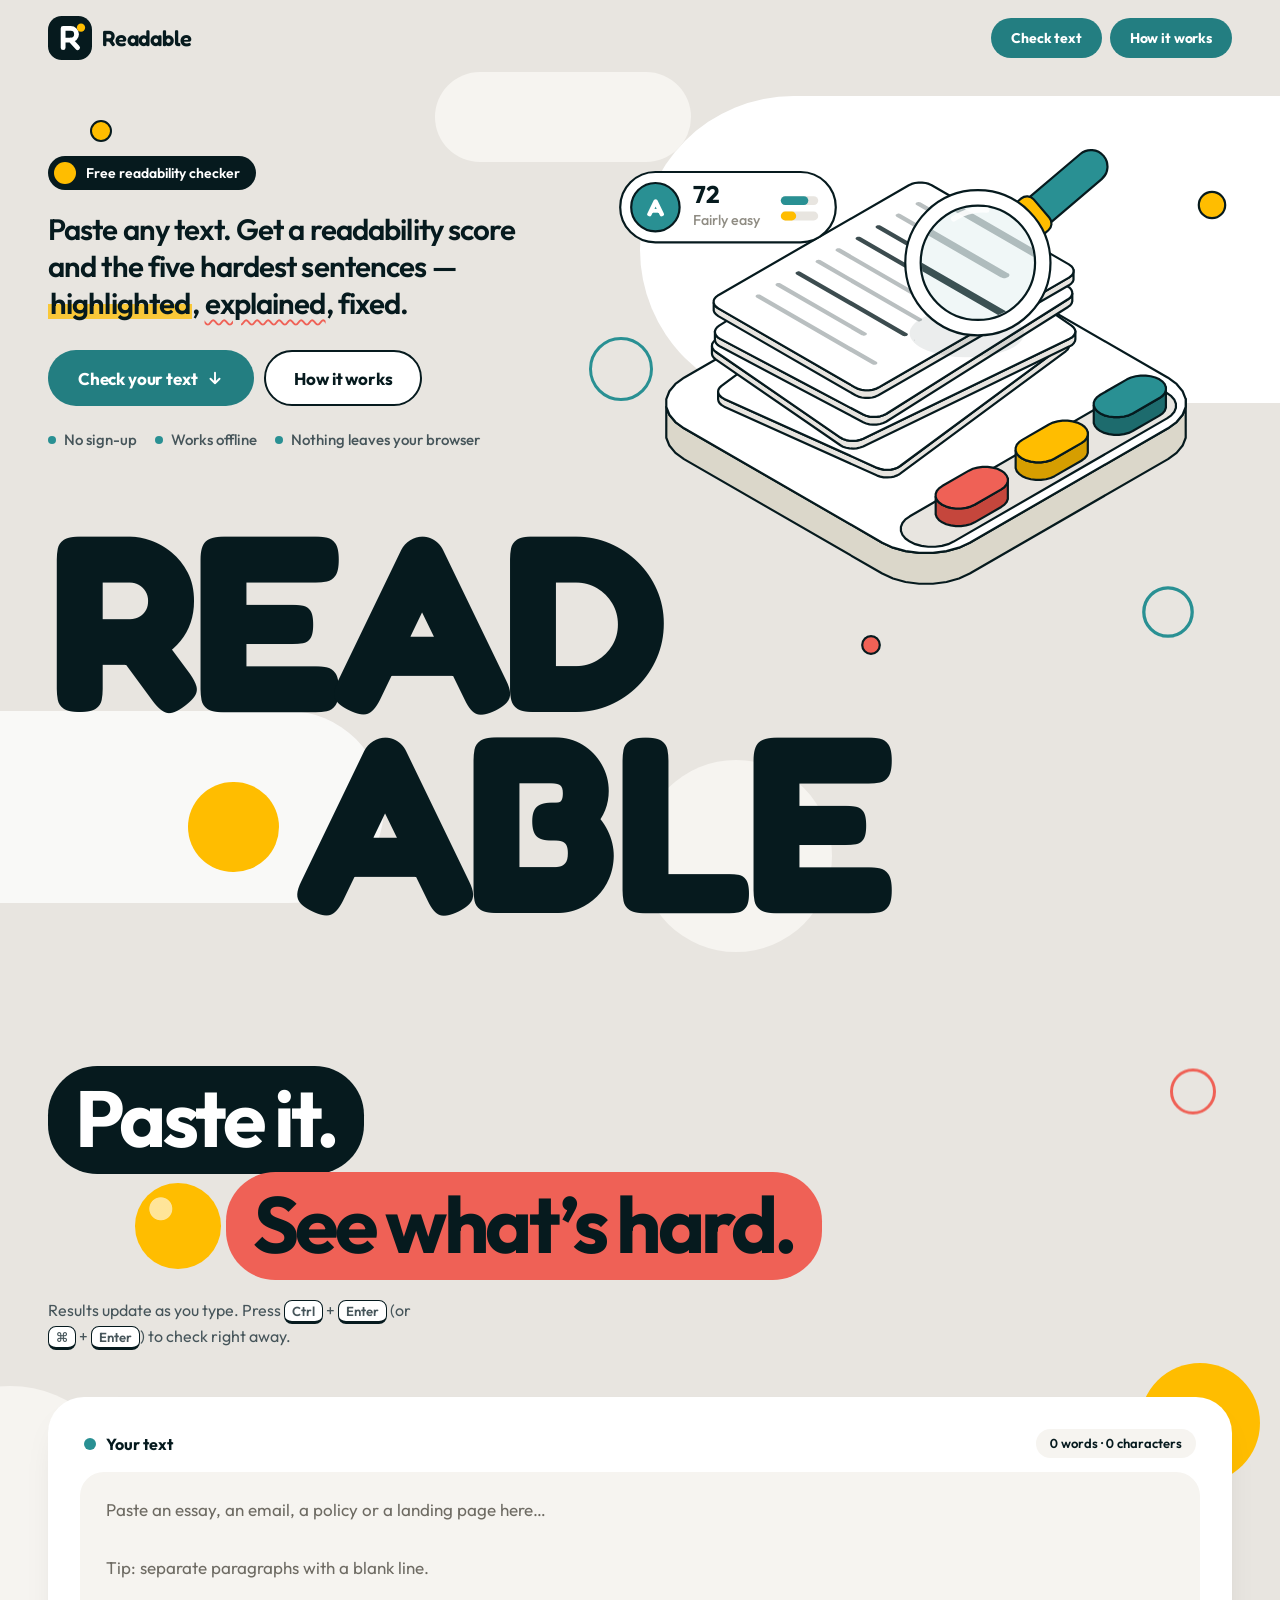
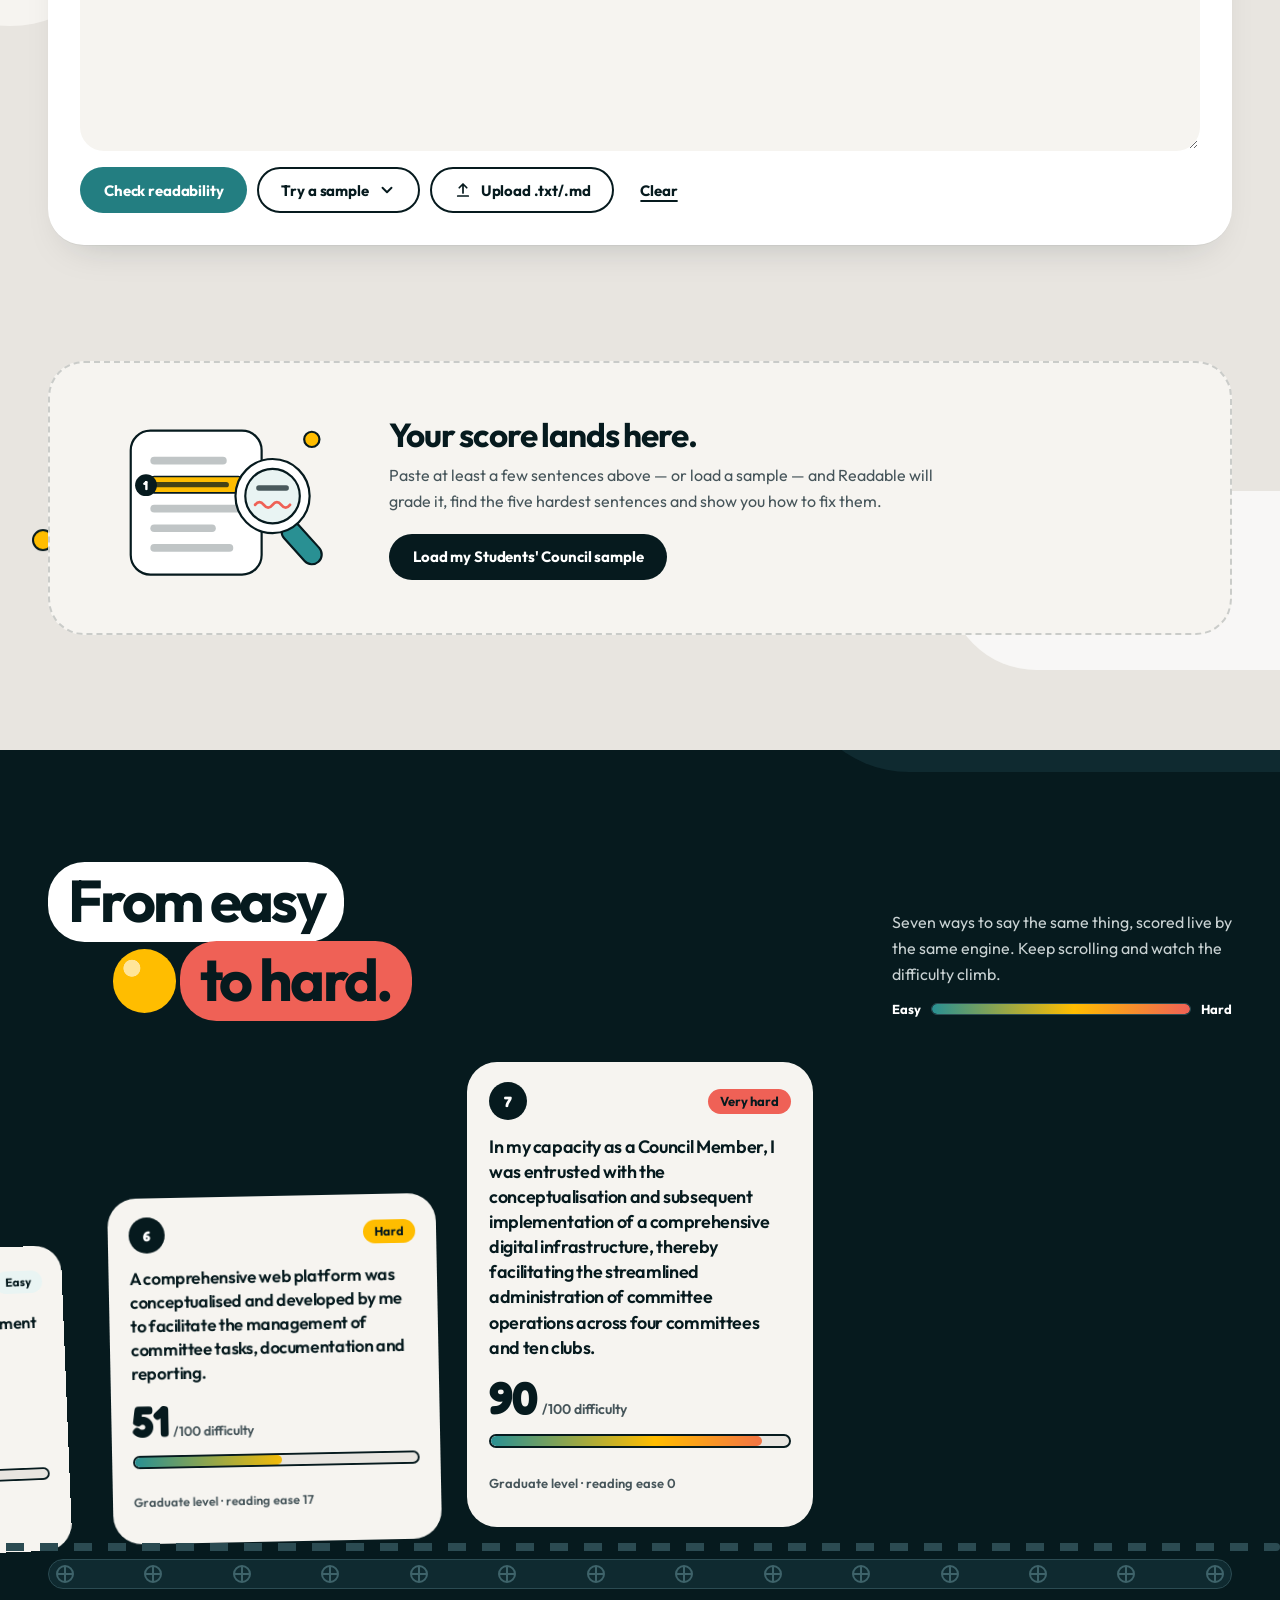
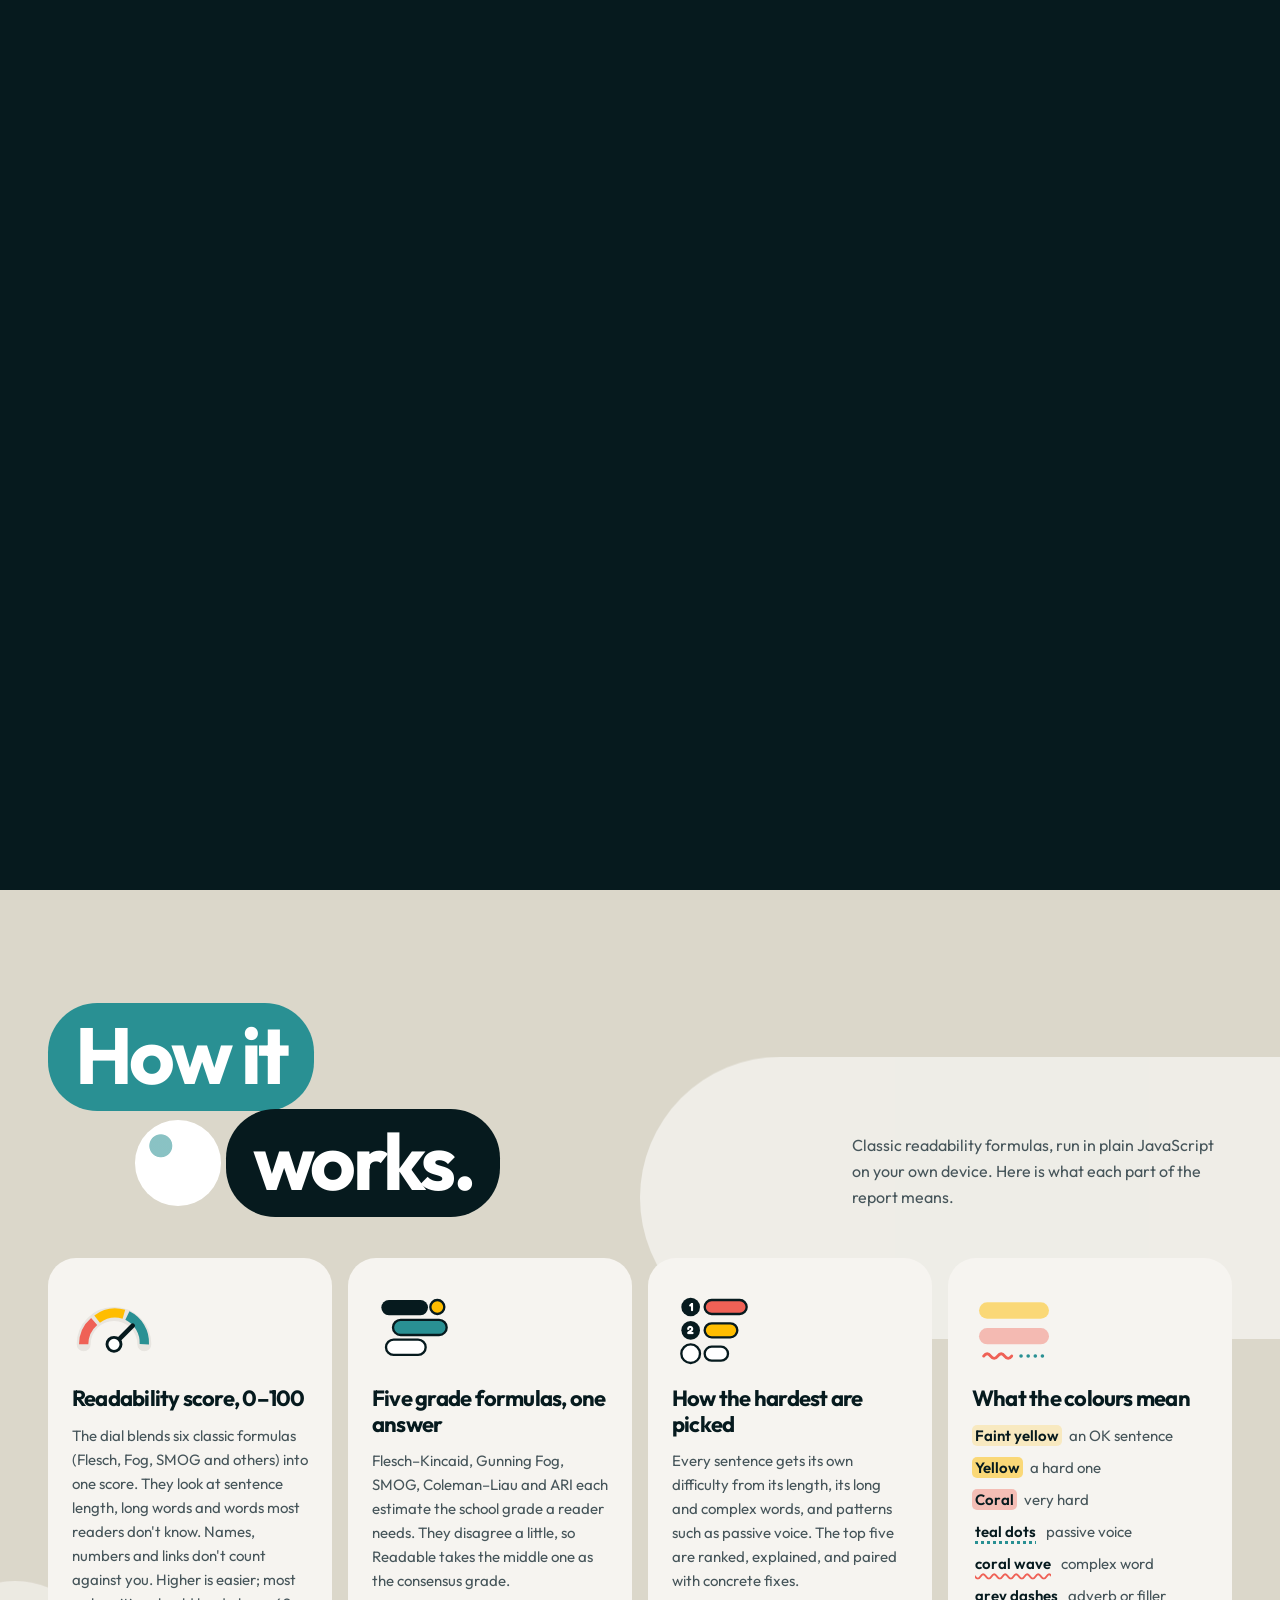
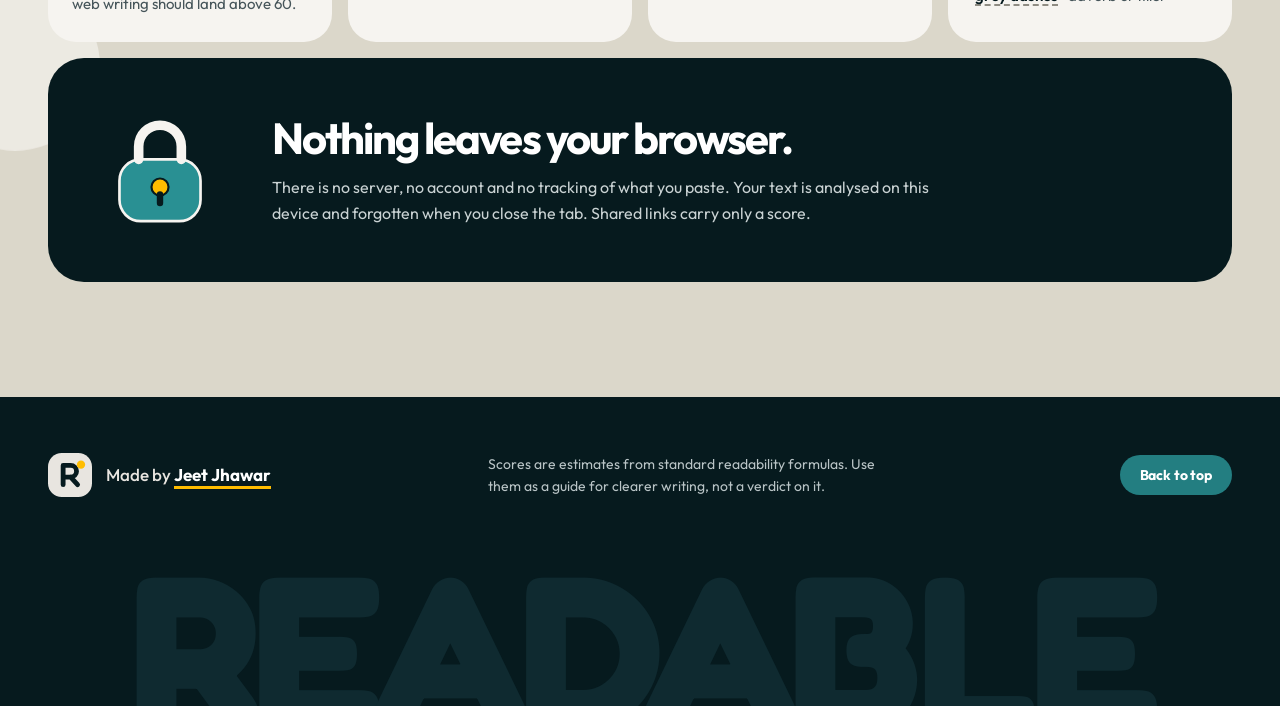
<file: readability/index.html>
<!DOCTYPE html>
<html lang="en">
<head>
<meta charset="UTF-8">
<meta name="viewport" content="width=device-width, initial-scale=1.0">
<title>Readable — free readability checker</title>
<meta name="description" content="Paste any text, get its readability score and see the five hardest sentences highlighted, explained and fixed. Free, instant, nothing leaves your browser.">
<meta name="theme-color" content="#E8E5E0">
<meta name="color-scheme" content="light">
<meta property="og:type" content="website">
<meta property="og:url" content="https://jeetjhawar.github.io/readability/">
<meta property="og:title" content="Readable — free readability checker">
<meta property="og:description" content="Paste text → readability score + the five hardest sentences, highlighted, explained and fixed. Free, no sign-up, nothing leaves your browser.">
<meta name="twitter:card" content="summary">
<meta name="twitter:title" content="Readable — free readability checker">
<meta name="twitter:description" content="Paste text → readability score + the five hardest sentences, highlighted, explained and fixed.">
<link rel="icon" href="data:image/svg+xml,%3Csvg xmlns='http://www.w3.org/2000/svg' viewBox='0 0 64 64'%3E%3Crect width='64' height='64' rx='20' fill='%23061A1E'/%3E%3Cpath d='M22 46V18h11a8.5 8.5 0 0 1 0 17H22m11 0l10 11' fill='none' stroke='%23fff' stroke-width='7' stroke-linecap='round' stroke-linejoin='round'/%3E%3Ccircle cx='48' cy='17' r='6' fill='%23FFBD00'/%3E%3C/svg%3E">
<link rel="preconnect" href="https://fonts.googleapis.com">
<link rel="preconnect" href="https://fonts.gstatic.com" crossorigin>
<link href="https://fonts.googleapis.com/css2?family=Fredoka:wght@600;700&family=Outfit:wght@400;500;600;700;800&display=swap" rel="stylesheet">
<link rel="stylesheet" href="styles.css?v=5">
<script>
  document.documentElement.classList.add('js');
  (function (d) {
    var st = /[?&]static\b/.test(location.search);
    var rm = window.matchMedia && matchMedia('(prefers-reduced-motion: reduce)').matches;
    if (st) d.classList.add('static');
    if (!st && !rm) d.classList.add('motion');
  })(document.documentElement);
</script>
</head>
<body>
<a class="skip-link" href="#editor">Skip to the checker</a>

<header class="site-header" id="siteHeader">
  <a class="brand" href="#top" aria-label="Readable, back to top" data-cursor="Top">
    <svg class="brand-mark" viewBox="0 0 64 64" aria-hidden="true" focusable="false">
      <rect width="64" height="64" rx="20" fill="#061A1E"/>
      <path d="M22 46V18h11a8.5 8.5 0 0 1 0 17H22m11 0l10 11" fill="none" stroke="#fff" stroke-width="7" stroke-linecap="round" stroke-linejoin="round"/>
      <circle cx="48" cy="17" r="6" fill="#FFBD00"/>
    </svg>
    <span class="brand-name">Readable</span>
  </a>
  <div class="scroll-pill" id="scrollPill" aria-hidden="true">
    <span class="sp-fill"></span>
    <span class="sp-label" id="spLabel">Start</span>
  </div>
  <nav class="site-nav" aria-label="Main">
    <a class="btn btn-teal btn-sm" href="#editor" data-cursor="Check">Check text</a>
    <a class="btn btn-teal btn-sm" href="#how" data-cursor="Learn">How it works</a>
  </nav>
</header>

<div class="share-banner" id="shareBanner" hidden>
  <div class="share-banner-inner">
    <span class="share-score" id="shareScore">62</span>
    <p><strong>Someone scored <span id="shareScoreText">62</span>/100 on Readable.</strong> <span id="shareScoreLabel"></span> Paste your own text and see how yours compares.</p>
    <a class="btn btn-yellow btn-sm" href="#editor" id="shareCta" data-cursor="Check">Check mine</a>
    <button class="icon-btn" type="button" id="shareClose" aria-label="Dismiss">
      <svg viewBox="0 0 24 24" aria-hidden="true"><path d="M6 6l12 12M18 6L6 18" stroke="currentColor" stroke-width="2.5" stroke-linecap="round"/></svg>
    </button>
  </div>
</div>

<main id="top">
  <!-- ============ HERO ============ -->
  <section class="hero" id="hero" aria-labelledby="heroTitle" data-label="Start">
    <div class="hero-bg" aria-hidden="true">
      <span class="shape cap cap-1" data-parallax="0.12"></span>
      <span class="shape cap cap-2" data-parallax="0.06"></span>
      <span class="shape cap cap-3" data-parallax="0.18"></span>
      <span class="shape circ circ-1" data-parallax="0.22"></span>
      <span class="shape ring ring-1" data-parallax="0.3"></span>
      <span class="shape dot-y" data-parallax="0.4"></span>
    </div>
    <div class="container hero-grid">
      <div class="hero-intro reveal">
        <p class="tag"><span class="tag-dot" aria-hidden="true"></span>Free readability checker</p>
        <p class="hero-pitch">Paste any text. Get a readability score and the five hardest sentences — <span class="hl-y">highlighted</span>, <span class="hl-u">explained</span>, fixed.</p>
        <div class="hero-cta">
          <a class="btn btn-teal btn-lg" href="#editor" data-cursor="Check">Check your text
            <svg class="btn-arrow" viewBox="0 0 24 24" aria-hidden="true"><path d="M12 5v14M6 13l6 6 6-6" fill="none" stroke="currentColor" stroke-width="2.5" stroke-linecap="round" stroke-linejoin="round"/></svg>
          </a>
          <a class="btn btn-white btn-lg" href="#how" data-cursor="Learn">How it works</a>
        </div>
        <ul class="hero-points" aria-label="Highlights">
          <li>No sign-up</li><li>Works offline</li><li>Nothing leaves your browser</li>
        </ul>
      </div>
      <h1 class="wordmark reveal" id="heroTitle" aria-label="Readable">
        <span class="wm-line" aria-hidden="true"><span class="wm-l">R</span><span class="wm-l">E</span><span class="wm-l">A</span><span class="wm-l">D</span></span>
        <span class="wm-line wm-line-2" aria-hidden="true"><span class="wm-dot"></span><span class="wm-l">A</span><span class="wm-l">B</span><span class="wm-l">L</span><span class="wm-l">E</span></span>
      </h1>
      <div class="hero-art reveal" aria-hidden="true">
        <svg id="heroSvg" viewBox="0 0 600 520" xmlns="http://www.w3.org/2000/svg" focusable="false">
<defs><clipPath id="lensClip"><circle r="51"/></clipPath></defs>
<g class="lyr" data-depth="0.25">
<polygon points="63.9,253.6 66.7,260.7 72.2,267.3 80.0,273.0 260.2,377.0 270.0,381.5 281.4,384.7 293.7,386.3 306.3,386.3 318.6,384.7 330.0,381.5 339.8,377.0 520.0,273.0 527.8,267.3 533.3,260.7 536.1,253.6 536.1,246.4 536.1,274.4 536.1,281.6 533.3,288.7 527.8,295.3 520.0,301.0 339.8,405.0 330.0,409.5 318.6,412.7 306.3,414.3 293.7,414.3 281.4,412.7 270.0,409.5 260.2,405.0 80.0,301.0 72.2,295.3 66.7,288.7 63.9,281.6" fill="#DBD7CA" stroke="#061A1E" stroke-width="2" stroke-linejoin="round"/><polygon points="339.8,377.0 330.0,381.5 318.6,384.7 306.3,386.3 293.7,386.3 281.4,384.7 270.0,381.5 260.2,377.0 80.0,273.0 72.2,267.3 66.7,260.7 63.9,253.6 63.9,246.4 66.7,239.3 72.2,232.7 80.0,227.0 260.2,123.0 270.0,118.5 281.4,115.3 293.7,113.7 306.3,113.7 318.6,115.3 330.0,118.5 339.8,123.0 520.0,227.0 527.8,232.7 533.3,239.3 536.1,246.4 536.1,253.6 533.3,260.7 527.8,267.3 520.0,273.0" fill="#FFFFFF" stroke="#061A1E" stroke-width="2" stroke-linejoin="round"/>
<polygon points="325.1,376.0 320.2,378.3 314.5,379.9 308.4,380.7 302.0,380.7 295.9,379.9 290.2,378.3 285.3,376.0 285.3,376.0 281.3,373.2 278.6,369.9 277.2,366.3 277.2,362.7 278.6,359.1 281.3,355.8 285.3,353.0 479.3,241.0 484.2,238.7 489.9,237.1 496.0,236.3 502.3,236.3 508.5,237.1 514.2,238.7 519.1,241.0 519.1,241.0 523.0,243.8 525.8,247.1 527.2,250.7 527.2,254.3 525.8,257.9 523.0,261.2 519.1,264.0" fill="#E8E5E0" stroke="#061A1E" stroke-width="2" stroke-linejoin="round"/>
</g>
<g class="lyr" data-depth="0.55" id="heroPages">
<g class="pg" data-n="1"><polygon points="111.0,252.5 111.4,254.3 112.5,256.1 114.3,257.7 116.6,259.1 255.6,321.8 258.4,322.7 261.5,323.4 264.8,323.5 268.1,323.3 271.1,322.7 273.9,321.6 276.2,320.3 427.0,208.8 428.8,207.2 429.8,205.4 430.1,203.5 430.1,210.5 429.8,212.4 428.8,214.2 427.0,215.8 276.2,327.3 273.9,328.6 271.1,329.7 268.1,330.3 264.8,330.5 261.5,330.4 258.4,329.7 255.6,328.8 116.6,266.1 114.3,264.7 112.5,263.1 111.4,261.3 111.0,259.5" fill="#E8E5E0" stroke="#061A1E" stroke-width="2" stroke-linejoin="round"/><polygon points="276.2,320.3 273.9,321.6 271.1,322.7 268.1,323.3 264.8,323.5 261.5,323.4 258.4,322.7 255.6,321.8 116.6,259.1 114.3,257.7 112.5,256.1 111.4,254.3 111.0,252.5 111.3,250.6 112.4,248.8 114.1,247.2 264.9,135.7 267.2,134.4 270.0,133.3 273.1,132.7 276.3,132.5 279.6,132.6 282.7,133.3 285.5,134.2 424.5,196.9 426.8,198.3 428.6,199.9 429.7,201.7 430.1,203.5 429.8,205.4 428.8,207.2 427.0,208.8" fill="#FFFFFF" stroke="#061A1E" stroke-width="2" stroke-linejoin="round"/></g>
<g class="pg" data-n="2"><polygon points="105.4,223.7 105.8,225.5 107.0,227.3 108.8,228.9 222.2,306.9 224.5,308.2 227.4,309.2 230.5,309.8 233.8,309.9 237.0,309.7 240.1,309.0 242.9,308.0 430.5,217.0 432.8,215.7 434.5,214.0 435.5,212.2 435.8,210.3 435.8,217.3 435.5,219.2 434.5,221.0 432.8,222.7 430.5,224.0 242.9,315.0 240.1,316.0 237.0,316.7 233.8,316.9 230.5,316.8 227.4,316.2 224.5,315.2 222.2,313.9 108.8,235.9 107.0,234.3 105.8,232.5 105.4,230.7" fill="#E8E5E0" stroke="#061A1E" stroke-width="2" stroke-linejoin="round"/><polygon points="242.9,308.0 240.1,309.0 237.0,309.7 233.8,309.9 230.5,309.8 227.4,309.2 224.5,308.2 222.2,306.9 108.8,228.9 107.0,227.3 105.8,225.5 105.4,223.7 105.6,221.8 106.7,220.0 108.3,218.3 110.6,217.0 298.2,126.0 301.0,125.0 304.1,124.3 307.3,124.1 310.6,124.2 313.7,124.8 316.6,125.8 319.0,127.1 432.3,205.1 434.1,206.7 435.3,208.5 435.8,210.3 435.5,212.2 434.5,214.0 432.8,215.7 430.5,217.0" fill="#FFFFFF" stroke="#061A1E" stroke-width="2" stroke-linejoin="round"/></g>
<g class="pg" data-n="3"><polygon points="108.1,223.2 108.3,225.1 109.2,226.9 110.7,228.6 112.9,230.0 242.9,298.8 245.6,299.9 248.6,300.7 251.8,301.0 255.1,300.9 258.3,300.4 261.2,299.5 263.7,298.3 429.1,194.0 431.1,192.5 432.4,190.7 433.0,188.8 433.0,195.8 432.4,197.7 431.1,199.5 429.1,201.0 263.7,305.3 261.2,306.5 258.3,307.4 255.1,307.9 251.8,308.0 248.6,307.7 245.6,306.9 242.9,305.8 112.9,237.0 110.7,235.6 109.2,233.9 108.3,232.1 108.1,230.2" fill="#E8E5E0" stroke="#061A1E" stroke-width="2" stroke-linejoin="round"/><polygon points="263.7,298.3 261.2,299.5 258.3,300.4 255.1,300.9 251.8,301.0 248.6,300.7 245.6,299.9 242.9,298.8 112.9,230.0 110.7,228.6 109.2,226.9 108.3,225.1 108.1,223.2 108.7,221.3 110.0,219.5 112.0,218.0 277.4,113.7 279.9,112.5 282.8,111.6 286.0,111.1 289.3,111.0 292.5,111.3 295.6,112.1 298.2,113.2 428.2,182.0 430.4,183.4 432.0,185.1 432.8,186.9 433.0,188.8 432.4,190.7 431.1,192.5 429.1,194.0" fill="#FFFFFF" stroke="#061A1E" stroke-width="2" stroke-linejoin="round"/></g>
<g class="pg" data-n="4"><polygon points="107.0,210.0 107.7,211.8 109.2,213.5 111.2,215.0 235.9,287.0 238.5,288.2 241.5,289.0 244.7,289.4 248.0,289.4 251.2,289.0 254.1,288.2 256.7,287.0 429.9,187.0 432.0,185.5 433.4,183.8 434.1,182.0 434.1,180.0 434.1,187.0 434.1,189.0 433.4,190.8 432.0,192.5 429.9,194.0 256.7,294.0 254.1,295.2 251.2,296.0 248.0,296.4 244.7,296.4 241.5,296.0 238.5,295.2 235.9,294.0 111.2,222.0 109.2,220.5 107.7,218.8 107.0,217.0" fill="#E8E5E0" stroke="#061A1E" stroke-width="2" stroke-linejoin="round"/>
<g id="heroText"><polygon points="256.7,287.0 254.1,288.2 251.2,289.0 248.0,289.4 244.7,289.4 241.5,289.0 238.5,288.2 235.9,287.0 111.2,215.0 109.2,213.5 107.7,211.8 107.0,210.0 107.0,208.0 107.7,206.2 109.2,204.5 111.2,203.0 284.4,103.0 287.0,101.8 289.9,101.0 293.2,100.6 296.4,100.6 299.7,101.0 302.6,101.8 305.2,103.0 429.9,175.0 432.0,176.5 433.4,178.2 434.1,180.0 434.1,182.0 433.4,183.8 432.0,185.5 429.9,187.0" fill="#FFFFFF" stroke="#061A1E" stroke-width="2" stroke-linejoin="round"/>
<g class="tl-g">
<polygon points="398.7,180.8 398.2,181.0 397.7,181.2 397.1,181.3 396.5,181.3 395.9,181.2 395.3,181.0 394.8,180.8 291.3,121.0 291.0,120.8 290.7,120.5 290.5,120.1 290.5,119.7 290.7,119.4 291.0,119.1 291.3,118.8 291.3,118.8 291.8,118.6 292.4,118.4 293.0,118.3 293.6,118.3 294.2,118.4 294.8,118.6 295.2,118.8 398.7,178.6 399.1,178.8 399.4,179.1 399.5,179.5 399.5,179.9 399.4,180.2 399.1,180.5 398.7,180.8" fill="#061A1E" opacity="0.28"/>
<polygon points="363.2,181.3 362.7,181.5 362.2,181.7 361.6,181.8 361.0,181.8 360.4,181.7 359.8,181.5 359.3,181.3 273.2,131.6 272.8,131.3 272.5,131.0 272.4,130.6 272.4,130.2 272.5,129.9 272.8,129.6 273.2,129.3 273.2,129.3 273.6,129.1 274.2,128.9 274.8,128.8 275.4,128.8 276.0,128.9 276.6,129.1 277.1,129.3 363.2,179.1 363.6,179.3 363.9,179.6 364.0,180.0 364.0,180.4 363.9,180.7 363.6,181.0 363.2,181.3" fill="#061A1E" opacity="0.28"/>
<polygon points="324.2,221.8 323.8,222.0 323.2,222.2 322.6,222.3 322.0,222.3 321.4,222.2 320.8,222.0 320.4,221.8 218.6,163.1 218.2,162.8 217.9,162.5 217.8,162.1 217.8,161.7 217.9,161.4 218.2,161.1 218.6,160.8 218.6,160.8 219.1,160.6 219.6,160.4 220.2,160.3 220.9,160.3 221.5,160.4 222.0,160.6 222.5,160.8 324.2,219.6 324.6,219.8 324.9,220.1 325.0,220.5 325.0,220.9 324.9,221.2 324.6,221.5 324.2,221.8" fill="#061A1E" opacity="0.28"/>
<polygon points="295.7,226.3 295.2,226.5 294.6,226.7 294.0,226.8 293.4,226.8 292.8,226.7 292.3,226.5 291.8,226.3 200.4,173.6 200.0,173.3 199.8,173.0 199.6,172.6 199.6,172.2 199.8,171.9 200.0,171.6 200.4,171.3 200.4,171.3 200.9,171.1 201.4,170.9 202.0,170.8 202.7,170.8 203.3,170.9 203.8,171.1 204.3,171.3 295.7,224.1 296.1,224.3 296.3,224.6 296.5,225.0 296.5,225.4 296.3,225.7 296.1,226.0 295.7,226.3" fill="#061A1E" opacity="0.28"/>
<polygon points="245.4,239.3 245.0,239.5 244.4,239.7 243.8,239.8 243.2,239.8 242.6,239.7 242.0,239.5 241.5,239.3 164.0,194.6 163.6,194.3 163.4,194.0 163.2,193.6 163.2,193.2 163.4,192.9 163.6,192.6 164.0,192.3 164.0,192.3 164.5,192.1 165.1,191.9 165.7,191.8 166.3,191.8 166.9,191.9 167.4,192.1 167.9,192.3 245.4,237.1 245.8,237.3 246.1,237.6 246.2,238.0 246.2,238.4 246.1,238.7 245.8,239.0 245.4,239.3" fill="#061A1E" opacity="0.28"/>
<polygon points="255.0,265.8 254.5,266.0 253.9,266.2 253.3,266.3 252.7,266.3 252.1,266.2 251.6,266.0 251.1,265.8 145.8,205.1 145.5,204.8 145.2,204.5 145.1,204.1 145.1,203.7 145.2,203.4 145.5,203.1 145.8,202.8 145.8,202.8 146.3,202.6 146.9,202.4 147.5,202.3 148.1,202.3 148.7,202.4 149.3,202.6 149.7,202.8 255.0,263.6 255.4,263.8 255.6,264.1 255.8,264.5 255.8,264.9 255.6,265.2 255.4,265.5 255.0,265.8" fill="#061A1E" opacity="0.28"/>
</g>
<polygon class="hlm" points="374.5,209.0 372.9,209.7 371.0,210.3 369.0,210.5 367.0,210.5 364.9,210.3 363.1,209.7 361.5,209.0 248.0,143.5 246.8,142.6 245.9,141.5 245.4,140.3 245.4,139.2 245.9,138.0 246.8,136.9 248.0,136.0 248.0,136.0 249.6,135.3 251.5,134.7 253.5,134.5 255.6,134.5 257.6,134.7 259.4,135.3 261.0,136.0 374.5,201.5 375.8,202.4 376.7,203.5 377.1,204.7 377.1,205.8 376.7,207.0 375.8,208.1 374.5,209.0" fill="#FFBD00" stroke="#061A1E" stroke-width="1.5" stroke-linejoin="round"/>
<polygon class="hlm" points="307.8,191.5 306.2,192.2 304.3,192.8 302.3,193.0 300.3,193.0 298.3,192.8 296.4,192.2 294.8,191.5 229.9,154.0 228.6,153.1 227.7,152.0 227.2,150.8 227.2,149.7 227.7,148.5 228.6,147.4 229.9,146.5 229.9,146.5 231.5,145.8 233.3,145.2 235.3,145.0 237.4,145.0 239.4,145.2 241.2,145.8 242.8,146.5 307.8,184.0 309.1,184.9 310.0,186.0 310.4,187.2 310.4,188.3 310.0,189.5 309.1,190.6 307.8,191.5" fill="#FFBD00" stroke="#061A1E" stroke-width="1.5" stroke-linejoin="round"/>
<polygon class="hlm" points="289.6,244.0 288.0,244.7 286.1,245.3 284.1,245.5 282.1,245.5 280.1,245.3 278.2,244.7 276.6,244.0 175.3,185.5 174.0,184.6 173.1,183.5 172.7,182.3 172.7,181.2 173.1,180.0 174.0,178.9 175.3,178.0 175.3,178.0 176.9,177.3 178.8,176.7 180.8,176.5 182.8,176.5 184.8,176.7 186.7,177.3 188.3,178.0 289.6,236.5 290.9,237.4 291.8,238.5 292.2,239.7 292.2,240.8 291.8,242.0 290.9,243.1 289.6,244.0" fill="#EF6156" stroke="#061A1E" stroke-width="1.5" stroke-linejoin="round"/>
<g class="tl-g">
<polygon points="367.5,204.8 367.1,205.0 366.5,205.2 365.9,205.3 365.3,205.3 364.7,205.2 364.1,205.0 363.7,204.8 255.0,142.1 254.6,141.8 254.3,141.5 254.2,141.1 254.2,140.7 254.3,140.4 254.6,140.1 255.0,139.8 255.0,139.8 255.4,139.6 256.0,139.4 256.6,139.3 257.2,139.3 257.8,139.4 258.4,139.6 258.9,139.8 367.5,202.6 367.9,202.8 368.2,203.1 368.3,203.5 368.3,203.9 368.2,204.2 367.9,204.5 367.5,204.8" fill="#061A1E" opacity="0.78"/>
<polygon points="300.9,187.3 300.4,187.5 299.8,187.7 299.2,187.8 298.6,187.8 298.0,187.7 297.5,187.5 297.0,187.3 236.8,152.6 236.4,152.3 236.1,152.0 236.0,151.6 236.0,151.2 236.1,150.9 236.4,150.6 236.8,150.3 236.8,150.3 237.3,150.1 237.8,149.9 238.4,149.8 239.0,149.8 239.6,149.9 240.2,150.1 240.7,150.3 300.9,185.1 301.3,185.3 301.5,185.6 301.7,186.0 301.7,186.4 301.5,186.7 301.3,187.0 300.9,187.3" fill="#061A1E" opacity="0.78"/>
<polygon points="282.7,239.8 282.2,240.0 281.6,240.2 281.0,240.3 280.4,240.3 279.8,240.2 279.3,240.0 278.8,239.8 182.2,184.1 181.8,183.8 181.6,183.5 181.4,183.1 181.4,182.7 181.6,182.4 181.8,182.1 182.2,181.8 182.2,181.8 182.7,181.6 183.3,181.4 183.9,181.3 184.5,181.3 185.1,181.4 185.6,181.6 186.1,181.8 282.7,237.6 283.1,237.8 283.3,238.1 283.5,238.5 283.5,238.9 283.3,239.2 283.1,239.5 282.7,239.8" fill="#061A1E" opacity="0.78"/>
</g>
<g class="rk"><circle cx="239.4" cy="131.0" r="11" fill="#061A1E"/><text x="239.4" y="135.6" text-anchor="middle" font-family="Fredoka, Outfit, sans-serif" font-weight="700" font-size="13" fill="#fff">1</text></g>
<g class="rk"><circle cx="166.6" cy="173.0" r="11" fill="#061A1E"/><text x="166.6" y="177.6" text-anchor="middle" font-family="Fredoka, Outfit, sans-serif" font-weight="700" font-size="13" fill="#fff">2</text></g>
</g></g></g>
<g class="lyr" data-depth="0.8">
<g class="hero-pill hp1"><polygon points="452.5,252.3 453.6,255.0 455.6,257.4 458.5,259.5 458.5,259.5 462.1,261.2 466.3,262.3 470.9,262.9 475.5,262.9 480.1,262.3 484.3,261.2 487.9,259.5 512.2,245.5 515.1,243.4 517.1,241.0 518.1,238.3 518.1,235.7 518.1,251.7 518.1,254.3 517.1,257.0 515.1,259.4 512.2,261.5 487.9,275.5 484.3,277.2 480.1,278.3 475.5,278.9 470.9,278.9 466.3,278.3 462.1,277.2 458.5,275.5 458.5,275.5 455.6,273.4 453.6,271.0 452.5,268.3" fill="#1D6B6D" stroke="#061A1E" stroke-width="2" stroke-linejoin="round"/><polygon points="487.9,259.5 484.3,261.2 480.1,262.3 475.5,262.9 470.9,262.9 466.3,262.3 462.1,261.2 458.5,259.5 458.5,259.5 455.6,257.4 453.6,255.0 452.5,252.3 452.5,249.7 453.6,247.0 455.6,244.6 458.5,242.5 482.7,228.5 486.4,226.8 490.6,225.7 495.1,225.1 499.8,225.1 504.3,225.7 508.5,226.8 512.2,228.5 512.2,228.5 515.1,230.6 517.1,233.0 518.1,235.7 518.1,238.3 517.1,241.0 515.1,243.4 512.2,245.5" fill="#299093" stroke="#061A1E" stroke-width="2" stroke-linejoin="round"/></g>
<g class="hero-pill hp2"><polygon points="381.5,293.3 382.5,296.0 384.6,298.4 387.5,300.5 387.5,300.5 391.1,302.2 395.3,303.3 399.9,303.9 404.5,303.9 409.1,303.3 413.3,302.2 416.9,300.5 441.2,286.5 444.1,284.4 446.1,282.0 447.1,279.3 447.1,276.7 447.1,292.7 447.1,295.3 446.1,298.0 444.1,300.4 441.2,302.5 416.9,316.5 413.3,318.2 409.1,319.3 404.5,319.9 399.9,319.9 395.3,319.3 391.1,318.2 387.5,316.5 387.5,316.5 384.6,314.4 382.5,312.0 381.5,309.3" fill="#D69E00" stroke="#061A1E" stroke-width="2" stroke-linejoin="round"/><polygon points="416.9,300.5 413.3,302.2 409.1,303.3 404.5,303.9 399.9,303.9 395.3,303.3 391.1,302.2 387.5,300.5 387.5,300.5 384.6,298.4 382.5,296.0 381.5,293.3 381.5,290.7 382.5,288.0 384.6,285.6 387.5,283.5 411.7,269.5 415.4,267.8 419.6,266.7 424.1,266.1 428.8,266.1 433.3,266.7 437.5,267.8 441.2,269.5 441.2,269.5 444.1,271.6 446.1,274.0 447.1,276.7 447.1,279.3 446.1,282.0 444.1,284.4 441.2,286.5" fill="#FFBD00" stroke="#061A1E" stroke-width="2" stroke-linejoin="round"/></g>
<g class="hero-pill hp3"><polygon points="308.8,335.3 309.8,338.0 311.8,340.4 314.7,342.5 314.7,342.5 318.4,344.2 322.6,345.3 327.1,345.9 331.8,345.9 336.3,345.3 340.5,344.2 344.2,342.5 368.4,328.5 371.3,326.4 373.3,324.0 374.4,321.3 374.4,318.7 374.4,334.7 374.4,337.3 373.3,340.0 371.3,342.4 368.4,344.5 344.2,358.5 340.5,360.2 336.3,361.3 331.8,361.9 327.1,361.9 322.6,361.3 318.4,360.2 314.7,358.5 314.7,358.5 311.8,356.4 309.8,354.0 308.8,351.3" fill="#C5463C" stroke="#061A1E" stroke-width="2" stroke-linejoin="round"/><polygon points="344.2,342.5 340.5,344.2 336.3,345.3 331.8,345.9 327.1,345.9 322.6,345.3 318.4,344.2 314.7,342.5 314.7,342.5 311.8,340.4 309.8,338.0 308.8,335.3 308.8,332.7 309.8,330.0 311.8,327.6 314.7,325.5 339.0,311.5 342.6,309.8 346.8,308.7 351.4,308.1 356.0,308.1 360.6,308.7 364.8,309.8 368.4,311.5 368.4,311.5 371.3,313.6 373.3,316.0 374.4,318.7 374.4,321.3 373.3,324.0 371.3,326.4 368.4,328.5" fill="#EF6156" stroke="#061A1E" stroke-width="2" stroke-linejoin="round"/></g>
</g>
<g class="lyr" data-depth="1.1">
<g class="hero-badge">
<rect x="22" y="40" width="196" height="64" rx="32" fill="#FFFFFF" stroke="#061A1E" stroke-width="2"/>
<circle cx="54" cy="72" r="22" fill="#299093" stroke="#061A1E" stroke-width="2"/>
<text x="54" y="80" text-anchor="middle" font-family="Fredoka, sans-serif" font-weight="700" font-size="22" fill="#fff">A</text>
<text id="heroScore" x="88" y="68" font-family="Outfit, sans-serif" font-weight="700" font-size="22" fill="#061A1E">72</text>
<text x="88" y="88" font-family="Outfit, sans-serif" font-weight="500" font-size="13" fill="#8F8C83">Fairly easy</text>
<rect x="168" y="62" width="34" height="8" rx="4" fill="#E8E5E0"/><rect x="168" y="62" width="25" height="8" rx="4" fill="#299093"/>
<rect x="168" y="76" width="34" height="8" rx="4" fill="#E8E5E0"/><rect x="168" y="76" width="14" height="8" rx="4" fill="#FFBD00"/>
</g>
</g>
<g class="lyr" data-depth="1.6">
<circle cx="560" cy="70" r="12" fill="#FFBD00" stroke="#061A1E" stroke-width="2"/>
<circle cx="250" cy="470" r="8" fill="#EF6156" stroke="#061A1E" stroke-width="2"/>
<circle cx="520" cy="440" r="22" fill="none" stroke="#299093" stroke-width="3"/>
</g>
<g class="hero-mag" id="heroMag" transform="translate(318 176)">
<ellipse cx="-10" cy="64" rx="52" ry="22" fill="#061A1E" opacity="0.08"/>
<g class="mag-handle" id="heroHandle">
<rect x="58" y="-15" width="92" height="30" rx="15" transform="rotate(-38)" fill="#299093" stroke="#061A1E" stroke-width="2"/>
<rect x="56" y="-19" width="20" height="38" rx="8" transform="rotate(-38)" fill="#FFBD00" stroke="#061A1E" stroke-width="2"/>
</g>
<circle r="66" fill="#FFFFFF" stroke="#061A1E" stroke-width="2"/>
<circle r="52" fill="#E9F4F3"/>
<g clip-path="url(#lensClip)"><use id="heroLens" href="#heroText" transform="scale(1.7) translate(-318 -176)"/></g>
<circle r="52" fill="#299093" fill-opacity="0.07" stroke="#061A1E" stroke-width="2"/>
<path d="M-22 -40 a46 46 0 0 1 30 -8" fill="none" stroke="#FFFFFF" stroke-width="5" stroke-linecap="round" opacity="0.9"/>
</g>
        </svg>
      </div>
    </div>
  </section>

  <!-- ============ EDITOR ============ -->
  <section class="section editor-section" id="editor" aria-labelledby="editorTitle" data-label="Paste">
    <div class="sec-bg" aria-hidden="true">
      <span class="shape circ sh-ed1" data-parallax="-0.12"></span>
      <span class="shape ring sh-ed2" data-parallax="0.18"></span>
    </div>
    <div class="container">
      <div class="section-head reveal">
        <h2 class="pill-heading" id="editorTitle">
          <span class="ph-row"><span class="ph ph-ink">Paste it.</span></span>
          <span class="ph-row ph-indent"><span class="ph-dot" aria-hidden="true"></span><span class="ph ph-coral">See what’s hard.</span></span>
        </h2>
        <p class="section-lede">Results update as you type. Press <kbd>Ctrl</kbd> + <kbd>Enter</kbd> (or <kbd>⌘</kbd> + <kbd>Enter</kbd>) to check right away.</p>
      </div>

      <div class="editor-wrap reveal">
      <div class="editor-card" id="editorCard">
        <div class="editor-top">
          <label class="editor-label" for="input"><span class="label-dot" aria-hidden="true"></span>Your text</label>
          <span class="counter" id="counter" aria-live="off">0 words · 0 characters</span>
        </div>
        <div class="textarea-wrap">
          <textarea id="input" rows="8" spellcheck="true" placeholder="Paste an essay, an email, a policy or a landing page here…&#10;&#10;Tip: separate paragraphs with a blank line." aria-describedby="editorHint"></textarea>
          <div class="drop-overlay" aria-hidden="true"><span>Drop your .txt or .md file</span></div>
        </div>
        <p class="sr-only" id="editorHint">Analysis runs automatically as you type. Press Control or Command plus Enter to check immediately.</p>
        <div class="editor-actions">
          <button class="btn btn-teal" type="button" id="runBtn" data-cursor="Check">Check readability</button>
          <div class="menu-wrap">
            <button class="btn btn-white" type="button" id="sampleBtn" data-cursor="Pick" aria-haspopup="menu" aria-expanded="false" aria-controls="sampleMenu">
              Try a sample
              <svg class="chev" viewBox="0 0 24 24" aria-hidden="true"><path d="M6 9l6 6 6-6" fill="none" stroke="currentColor" stroke-width="2.5" stroke-linecap="round" stroke-linejoin="round"/></svg>
            </button>
            <ul class="menu" id="sampleMenu" role="menu" aria-labelledby="sampleBtn" hidden>
              <li role="none"><button type="button" role="menuitem" data-sample="council" data-cursor="Load"><span class="mi-dot mi-teal" aria-hidden="true"></span>Students' Council app<small>Main project</small></button></li>
              <li role="none"><button type="button" role="menuitem" data-sample="blindbluff" data-cursor="Load"><span class="mi-dot mi-coral" aria-hidden="true"></span>Blind Bluff store<small>E-commerce</small></button></li>
              <li role="none"><button type="button" role="menuitem" data-sample="freshers" data-cursor="Load"><span class="mi-dot mi-yellow" aria-hidden="true"></span>Freshers' night<small>SEQUEL 26</small></button></li>
              <li role="none"><button type="button" role="menuitem" data-sample="skills" data-cursor="Load"><span class="mi-dot mi-ink" aria-hidden="true"></span>My skills<small>List</small></button></li>
              <li role="none"><button type="button" role="menuitem" data-sample="wordy" data-cursor="Load"><span class="mi-dot mi-coral" aria-hidden="true"></span>Wordy CV draft<small>Dense</small></button></li>
            </ul>
          </div>
          <button class="btn btn-white" type="button" id="uploadBtn" data-cursor="Upload">
            <svg class="btn-ico" viewBox="0 0 24 24" aria-hidden="true"><path d="M12 16V4M7 9l5-5 5 5M5 20h14" fill="none" stroke="currentColor" stroke-width="2.3" stroke-linecap="round" stroke-linejoin="round"/></svg>
            Upload .txt/.md
          </button>
          <input type="file" id="fileInput" accept=".txt,.md,.markdown,text/plain,text/markdown" hidden>
          <button class="btn btn-ghost" type="button" id="clearBtn" data-cursor="Clear">Clear</button>
        </div>
      </div>
      </div>
    </div>
  </section>

  <!-- ============ RESULTS ============ -->
  <section class="section results-section" id="results" aria-labelledby="resultsTitle" data-label="Results">
    <div class="sec-bg" aria-hidden="true">
      <span class="shape cap sh-rs1" data-parallax="0.1"></span>
      <span class="shape dot-y sh-rs2" data-parallax="-0.2"></span>
    </div>
    <div class="container">
      <h2 class="sr-only" id="resultsTitle">Your results</h2>
      <div class="sr-only" aria-live="polite" aria-atomic="true" id="liveRegion"></div>

      <div class="empty-state reveal" id="emptyState">
        <svg class="empty-art" viewBox="0 0 220 160" aria-hidden="true" focusable="false">
          <rect x="30" y="18" width="120" height="132" rx="18" fill="#fff" stroke="#061A1E" stroke-width="2"/>
          <rect x="48" y="42" width="70" height="7" rx="3.5" fill="#061A1E" opacity=".25"/>
          <rect x="44" y="60" width="92" height="15" rx="7.5" fill="#FFBD00" stroke="#061A1E" stroke-width="1.5"/>
          <rect x="50" y="65" width="70" height="5" rx="2.5" fill="#061A1E" opacity=".75"/>
          <rect x="48" y="86" width="84" height="7" rx="3.5" fill="#061A1E" opacity=".25"/>
          <rect x="48" y="104" width="60" height="7" rx="3.5" fill="#061A1E" opacity=".25"/>
          <rect x="48" y="122" width="76" height="7" rx="3.5" fill="#061A1E" opacity=".25"/>
          <circle cx="44" cy="68" r="10" fill="#061A1E"/><text x="44" y="72.5" text-anchor="middle" font-family="Fredoka, sans-serif" font-weight="700" font-size="12" fill="#fff">1</text>
          <g class="empty-mag">
            <rect x="178" y="98" width="46" height="18" rx="9" transform="rotate(48 178 98)" fill="#299093" stroke="#061A1E" stroke-width="2"/>
            <circle cx="160" cy="78" r="34" fill="#fff" stroke="#061A1E" stroke-width="2"/>
            <circle cx="160" cy="78" r="25" fill="#E9F4F3" stroke="#061A1E" stroke-width="2"/>
            <path d="M144 86q4-5 8 0t8 0t8 0t8 0" fill="none" stroke="#EF6156" stroke-width="2.5" stroke-linecap="round"/>
            <rect x="145" y="68" width="30" height="5" rx="2.5" fill="#061A1E" opacity=".7"/>
          </g>
          <circle cx="196" cy="26" r="7" fill="#FFBD00" stroke="#061A1E" stroke-width="2"/>
        </svg>
        <div class="empty-copy">
          <h3>Your score lands here.</h3>
          <p>Paste at least a few sentences above — or load a sample — and Readable will grade it, find the five hardest sentences and show you how to fix them.</p>
          <button class="btn btn-ink" type="button" id="emptySample" data-cursor="Load">Load my Students' Council sample</button>
        </div>
      </div>

      <div class="results-body" id="resultsBody" hidden>
        <p class="notice" id="shortNotice" hidden>
          <span class="notice-dot" aria-hidden="true"></span>
          Short text: scores get steadier past about 100 words.
        </p>

        <div class="score-grid">
          <article class="score-card" id="scoreCard" aria-labelledby="scoreLabel" data-tilt>
            <div class="gauge-wrap">
              <svg class="gauge" viewBox="0 0 260 166" aria-hidden="true" focusable="false">
                <path class="g-track" d="M 30 130 A 100 100 0 0 1 230 130" />
                <path class="g-zone z-1" id="gz1" />
                <path class="g-zone z-2" id="gz2" />
                <path class="g-zone z-3" id="gz3" />
                <path class="g-zone z-4" id="gz4" />
                <g class="g-ticks" id="gTicks"></g>
                <g class="g-needle" id="gNeedle">
                  <line x1="130" y1="130" x2="52" y2="130" />
                  <circle class="g-tip" cx="52" cy="130" r="6"/>
                </g>
                <circle class="g-hub" cx="130" cy="130" r="13"/>
                <circle class="g-hub-in" cx="130" cy="130" r="5"/>
              </svg>
              <div class="gauge-readout">
                <span class="gauge-num" id="easeNum">0</span><span class="gauge-of">/100</span>
              </div>
              <p class="gauge-cap">Readability score · higher is easier</p>
              <p class="conf-pill" id="confPill" hidden><span class="conf-dot" aria-hidden="true"></span><span id="confText"></span></p>
            </div>
            <div class="score-info">
              <div class="letter-row">
                <div class="letter" id="letter" data-letter="C" role="img" aria-label="Letter grade C">C</div>
                <div>
                  <p class="eyebrow">Readability</p>
                  <h3 class="score-label" id="scoreLabel">—</h3>
                </div>
              </div>
              <p class="summary" id="summary" hidden></p>
              <p class="audience" id="audience"></p>
              <div class="score-chips">
                <span class="chip chip-ink">Consensus <b id="consensusChip">—</b></span>
                <span class="chip chip-white"><b id="readChip">—</b> to read</span>
                <span class="chip chip-white"><b id="hardCountChip">0</b> hard sentences</span>
                <span class="chip chip-white" id="typeChip" hidden>Reads as <b id="typeText"></b></span>
              </div>
            </div>
          </article>

          <div class="metrics" id="metrics"></div>
        </div>

        <!-- Five hardest -->
        <section class="block hardest-block" aria-labelledby="hardTitle">
          <div class="block-head">
            <h2 class="pill-heading pill-heading-md reveal" id="hardTitle">
              <span class="ph-row"><span class="ph ph-ink">The five</span></span>
              <span class="ph-row ph-indent"><span class="ph-dot" aria-hidden="true"></span><span class="ph ph-teal">hardest sentences.</span></span>
            </h2>
            <p class="block-lede">Ranked by difficulty. Each one comes with why it’s hard and what to try instead.</p>
          </div>
          <div class="carousel" id="carousel" role="region" aria-roledescription="carousel" aria-label="The hardest sentences">
            <div class="slides" id="slides" aria-live="polite"></div>
            <div class="stepper">
              <button class="round-btn" type="button" id="prevBtn" aria-label="Previous sentence" data-cursor="Prev">
                <svg viewBox="0 0 24 24" aria-hidden="true"><path d="M15 6l-6 6 6 6" fill="none" stroke="currentColor" stroke-width="2.6" stroke-linecap="round" stroke-linejoin="round"/></svg>
              </button>
              <div class="progress-dots" id="progressDots" role="group" aria-label="Choose a sentence"></div>
              <button class="round-btn" type="button" id="nextBtn" aria-label="Next sentence" data-cursor="Next">
                <svg viewBox="0 0 24 24" aria-hidden="true"><path d="M9 6l6 6-6 6" fill="none" stroke="currentColor" stroke-width="2.6" stroke-linecap="round" stroke-linejoin="round"/></svg>
              </button>
            </div>
          </div>
        </section>

        <!-- Highlighted text -->
        <section class="block" aria-labelledby="hlTitle">
          <div class="block-head">
            <h2 class="pill-heading pill-heading-md reveal" id="hlTitle">
              <span class="ph-row"><span class="ph ph-white">Your text,</span></span>
              <span class="ph-row ph-indent"><span class="ph-dot ph-dot-ink" aria-hidden="true"></span><span class="ph ph-yellow">highlighted.</span></span>
            </h2>
            <p class="block-lede">Hover, tap or tab to any underline for an explanation and a fix.</p>
          </div>
          <div class="hl-card" id="hlCard">
            <div class="filters" role="group" aria-label="Show in your text">
              <button class="filter" type="button" aria-pressed="true" data-filter="hardest"><span class="f-sw sw-rank" aria-hidden="true">1</span>Hardest 5</button>
              <button class="filter" type="button" aria-pressed="true" data-filter="levels"><span class="f-sw sw-levels" aria-hidden="true"></span>All sentence levels</button>
              <button class="filter" type="button" aria-pressed="true" data-filter="passive"><span class="f-sw sw-passive" aria-hidden="true"></span>Passive<span class="f-count" id="countPassive">0</span></button>
              <button class="filter" type="button" aria-pressed="true" data-filter="complex"><span class="f-sw sw-complex" aria-hidden="true"></span>Complex words<span class="f-count" id="countComplex">0</span></button>
              <button class="filter" type="button" aria-pressed="true" data-filter="style"><span class="f-sw sw-style" aria-hidden="true"></span>Adverbs &amp; fillers<span class="f-count" id="countStyle">0</span></button>
            </div>
            <div class="legend" aria-hidden="true">
              <span><i class="lg lg-ok"></i>OK</span>
              <span><i class="lg lg-hard"></i>Hard</span>
              <span><i class="lg lg-vhard"></i>Very hard</span>
            </div>
            <div class="hl-view" id="hlView" aria-label="Your text with highlights" role="region" tabindex="-1"></div>
            <div class="s-chip" id="sChip" aria-hidden="true" hidden></div>
          </div>
        </section>

        <!-- Paragraphs + words -->
        <div class="duo">
          <section class="mini-card" aria-labelledby="heatTitle" data-tilt>
            <h3 id="heatTitle">Paragraph heat</h3>
            <p class="mini-lede">One bar per paragraph, width by length, colour by reading ease. Tap one to jump to it.</p>
            <div class="heat" id="heat"></div>
            <div class="heat-scale" aria-hidden="true"><span><i class="lg lg-vhard"></i>Hard</span><span><i class="lg lg-mid"></i>Fair</span><span><i class="lg lg-easy"></i>Easy</span></div>
          </section>
          <section class="mini-card" aria-labelledby="wordsTitle" data-tilt>
            <h3 id="wordsTitle">Words you use most</h3>
            <p class="mini-lede">Common filler like “the” and “and” is left out.</p>
            <ul class="word-chips" id="words"></ul>
          </section>
        </div>

        <!-- Actions -->
        <section class="take-away" aria-labelledby="takeTitle">
          <div class="take-copy">
            <h3 id="takeTitle">Take it with you.</h3>
            <p>Reports are made on your device. Sharing sends only the score — never your text.</p>
          </div>
          <div class="take-actions">
            <button class="btn btn-teal" type="button" id="copyBtn" data-cursor="Copy">
              <svg class="btn-ico" viewBox="0 0 24 24" aria-hidden="true"><rect x="8" y="8" width="12" height="12" rx="3" fill="none" stroke="currentColor" stroke-width="2.2"/><path d="M16 8V6a2 2 0 0 0-2-2H6a2 2 0 0 0-2 2v8a2 2 0 0 0 2 2h2" fill="none" stroke="currentColor" stroke-width="2.2"/></svg>
              Copy report</button>
            <button class="btn btn-white" type="button" id="downloadBtn" data-cursor="Save">
              <svg class="btn-ico" viewBox="0 0 24 24" aria-hidden="true"><path d="M12 4v12M7 11l5 5 5-5M5 20h14" fill="none" stroke="currentColor" stroke-width="2.3" stroke-linecap="round" stroke-linejoin="round"/></svg>
              Download report (.txt)</button>
            <button class="btn btn-yellow" type="button" id="shareBtn" data-cursor="Share">
              <svg class="btn-ico" viewBox="0 0 24 24" aria-hidden="true"><path d="M10 14a4 4 0 0 0 5.7 0l3-3a4 4 0 0 0-5.7-5.7l-1 1M14 10a4 4 0 0 0-5.7 0l-3 3a4 4 0 0 0 5.7 5.7l1-1" fill="none" stroke="currentColor" stroke-width="2.2" stroke-linecap="round"/></svg>
              Share score</button>
          </div>
        </section>
      </div>
    </div>
  </section>

  <!-- ============ EASY TO HARD CONVEYOR ============ -->
  <section class="conveyor" id="scale" aria-labelledby="scaleTitle" data-label="Easy → hard">
    <div class="cv-sticky">
      <div class="sec-bg" aria-hidden="true">
        <span class="shape cap cv-cap" data-parallax="-0.08"></span>
        <span class="shape ring cv-ring" data-parallax="0.16"></span>
      </div>
      <div class="container cv-head">
        <h2 class="pill-heading pill-heading-md reveal" id="scaleTitle">
          <span class="ph-row"><span class="ph ph-white">From easy</span></span>
          <span class="ph-row ph-indent"><span class="ph-dot" aria-hidden="true"></span><span class="ph ph-coral">to hard.</span></span>
        </h2>
        <div class="cv-side">
          <p class="block-lede cv-lede">Seven ways to say the same thing, scored live by the same engine. Keep scrolling and watch the difficulty climb.</p>
          <div class="cv-progress" aria-hidden="true"><span>Easy</span><span class="cv-bar"><i></i></span><span>Hard</span></div>
        </div>
      </div>
      <div class="cv-rail" id="cvRail" data-cursor="Scroll" tabindex="0" role="region" aria-label="Seven example sentences, from easiest to hardest">
        <ol class="cv-track" id="cvTrack">
          <li class="cv-card"><p class="cv-text">I built our Students' Council's website.</p></li>
          <li class="cv-card"><p class="cv-text">I built the Students' Council's website, and the council now runs on it.</p></li>
          <li class="cv-card"><p class="cv-text">I built the Students' Council's website on my own; 4 committees and 10 clubs now run on it.</p></li>
          <li class="cv-card"><p class="cv-text">Working solo with Claude Code, I built the council's website and a login portal where committees share tasks and reports.</p></li>
          <li class="cv-card"><p class="cv-text">I was responsible for the development of a web platform that enables committees to manage tasks, documents and event reports.</p></li>
          <li class="cv-card"><p class="cv-text">A comprehensive web platform was conceptualised and developed by me to facilitate the management of committee tasks, documentation and reporting.</p></li>
          <li class="cv-card"><p class="cv-text">In my capacity as a Council Member, I was entrusted with the conceptualisation and subsequent implementation of a comprehensive digital infrastructure, thereby facilitating the streamlined administration of committee operations across four committees and ten clubs.</p></li>
        </ol>
      </div>
      <div class="cv-belt" aria-hidden="true"><i></i><i></i><i></i><i></i><i></i><i></i><i></i><i></i><i></i><i></i><i></i><i></i><i></i><i></i></div>
    </div>
  </section>

  <!-- ============ HOW IT WORKS ============ -->
  <section class="section band-sand how-section" id="how" aria-labelledby="howTitle" data-label="How it works">
    <span class="shape cap cap-how" aria-hidden="true" data-parallax="0.1"></span>
    <span class="shape circ sh-how2" aria-hidden="true" data-parallax="-0.14"></span>
    <div class="container">
      <div class="section-head reveal">
        <h2 class="pill-heading" id="howTitle">
          <span class="ph-row"><span class="ph ph-teal">How it</span></span>
          <span class="ph-row ph-indent"><span class="ph-dot ph-dot-white" aria-hidden="true"></span><span class="ph ph-ink">works.</span></span>
        </h2>
        <p class="section-lede">Classic readability formulas, run in plain JavaScript on your own device. Here is what each part of the report means.</p>
      </div>
      <div class="how-grid">
        <article class="how-card reveal" data-tilt>
          <svg class="how-ico" viewBox="0 0 72 72" aria-hidden="true" focusable="false">
            <path d="M10 50a26 26 0 0 1 52 0" fill="none" stroke="#E8E5E0" stroke-width="12" stroke-linecap="round"/>
            <path d="M10 50a26 26 0 0 1 9-19.6" fill="none" stroke="#EF6156" stroke-width="8"/>
            <path d="M21.5 28.4a26 26 0 0 1 23-4.2" fill="none" stroke="#FFBD00" stroke-width="8"/>
            <path d="M47.5 25.3a26 26 0 0 1 14.5 24.7" fill="none" stroke="#299093" stroke-width="8"/>
            <path d="M36 50L52 34" stroke="#061A1E" stroke-width="4" stroke-linecap="round"/>
            <circle cx="36" cy="50" r="6" fill="#fff" stroke="#061A1E" stroke-width="2.5"/>
          </svg>
          <h3>Readability score, 0–100</h3>
          <p>The dial blends six classic formulas (Flesch, Fog, SMOG and others) into one score. They look at sentence length, long words and words most readers don't know. Names, numbers and links don't count against you. Higher is easier; most web writing should land above 60.</p>
        </article>
        <article class="how-card reveal" data-tilt>
          <svg class="how-ico" viewBox="0 0 72 72" aria-hidden="true" focusable="false">
            <rect x="8" y="12" width="40" height="13" rx="6.5" fill="#061A1E"/>
            <rect x="18" y="29" width="46" height="13" rx="6.5" fill="#299093" stroke="#061A1E" stroke-width="2"/>
            <rect x="12" y="46" width="34" height="13" rx="6.5" fill="#fff" stroke="#061A1E" stroke-width="2"/>
            <circle cx="56" cy="18" r="6" fill="#FFBD00" stroke="#061A1E" stroke-width="2"/>
          </svg>
          <h3>Five grade formulas, one answer</h3>
          <p>Flesch–Kincaid, Gunning Fog, SMOG, Coleman–Liau and ARI each estimate the school grade a reader needs. They disagree a little, so Readable takes the middle one as the consensus grade.</p>
        </article>
        <article class="how-card reveal" data-tilt>
          <svg class="how-ico" viewBox="0 0 72 72" aria-hidden="true" focusable="false">
            <circle cx="16" cy="18" r="8" fill="#061A1E"/><text x="16" y="21.5" text-anchor="middle" font-family="Fredoka, sans-serif" font-weight="700" font-size="10" fill="#fff">1</text>
            <rect x="28" y="12" width="36" height="12" rx="6" fill="#EF6156" stroke="#061A1E" stroke-width="2"/>
            <circle cx="16" cy="38" r="8" fill="#061A1E"/><text x="16" y="41.5" text-anchor="middle" font-family="Fredoka, sans-serif" font-weight="700" font-size="10" fill="#fff">2</text>
            <rect x="28" y="32" width="28" height="12" rx="6" fill="#FFBD00" stroke="#061A1E" stroke-width="2"/>
            <circle cx="16" cy="58" r="8" fill="#fff" stroke="#061A1E" stroke-width="2"/>
            <rect x="28" y="52" width="20" height="12" rx="6" fill="#fff" stroke="#061A1E" stroke-width="2"/>
          </svg>
          <h3>How the hardest are picked</h3>
          <p>Every sentence gets its own difficulty from its length, its long and complex words, and patterns such as passive voice. The top five are ranked, explained, and paired with concrete fixes.</p>
        </article>
        <article class="how-card reveal" data-tilt>
          <svg class="how-ico" viewBox="0 0 72 72" aria-hidden="true" focusable="false">
            <rect x="6" y="14" width="60" height="14" rx="7" fill="#FFBD00" opacity=".5"/>
            <rect x="6" y="36" width="60" height="14" rx="7" fill="#EF6156" opacity=".4"/>
            <path d="M10 60q3-4 6 0t6 0t6 0t6 0" fill="none" stroke="#EF6156" stroke-width="2.5" stroke-linecap="round"/>
            <path d="M42 60h24" stroke="#299093" stroke-width="3" stroke-linecap="round" stroke-dasharray="0.1 6"/>
          </svg>
          <h3>What the colours mean</h3>
          <ul class="legend-list">
            <li><span class="demo demo-ok">Faint yellow</span> an OK sentence</li>
            <li><span class="demo demo-hard">Yellow</span> a hard one</li>
            <li><span class="demo demo-vhard">Coral</span> very hard</li>
            <li><span class="demo demo-passive">teal dots</span> passive voice</li>
            <li><span class="demo demo-complex">coral wave</span> complex word</li>
            <li><span class="demo demo-style">grey dashes</span> adverb or filler</li>
          </ul>
        </article>
        <article class="how-card privacy-card reveal">
          <svg class="privacy-ico" viewBox="0 0 120 120" aria-hidden="true" focusable="false">
            <rect x="22" y="50" width="76" height="58" rx="20" fill="#299093" stroke="#F6F4F0" stroke-width="2.5"/>
            <path d="M40 50V38a20 20 0 0 1 40 0v12" fill="none" stroke="#F6F4F0" stroke-width="9" stroke-linecap="round"/>
            <circle cx="60" cy="76" r="8" fill="#FFBD00" stroke="#061A1E" stroke-width="2"/>
            <rect x="57" y="80" width="6" height="14" rx="3" fill="#061A1E"/>
          </svg>
          <div>
            <h3>Nothing leaves your browser.</h3>
            <p>There is no server, no account and no tracking of what you paste. Your text is analysed on this device and forgotten when you close the tab. Shared links carry only a score.</p>
          </div>
        </article>
      </div>
    </div>
  </section>
</main>

<footer class="site-footer">
  <div class="container footer-inner">
    <div class="footer-brand">
      <svg class="brand-mark" viewBox="0 0 64 64" aria-hidden="true" focusable="false">
        <rect width="64" height="64" rx="20" fill="#E8E5E0"/>
        <path d="M22 46V18h11a8.5 8.5 0 0 1 0 17H22m11 0l10 11" fill="none" stroke="#061A1E" stroke-width="7" stroke-linecap="round" stroke-linejoin="round"/>
        <circle cx="48" cy="17" r="6" fill="#FFBD00"/>
      </svg>
      <p>Made by <a href="https://jeetjhawar.github.io/" data-cursor="Open">Jeet Jhawar</a></p>
    </div>
    <p class="footer-note">Scores are estimates from standard readability formulas. Use them as a guide for clearer writing, not a verdict on it.</p>
    <a class="btn btn-teal btn-sm footer-top" href="#top" data-cursor="Top">Back to top</a>
  </div>
  <div class="footer-mark" aria-hidden="true">READABLE</div>
</footer>

<div class="popover" id="popover" role="tooltip" hidden></div>
<div class="toast" id="toast" role="status" aria-live="polite"></div>
<div class="cursor" id="cursor" aria-hidden="true">
  <div class="c-follow"><span class="c-ring"></span><span class="c-pill"><span class="c-label" id="cursorLabel"></span></span></div>
  <div class="c-dot"><i></i></div>
</div>

<script src="engine.js?v=5"></script>
<script src="app.js?v=5"></script>
</body>
</html>
</file>
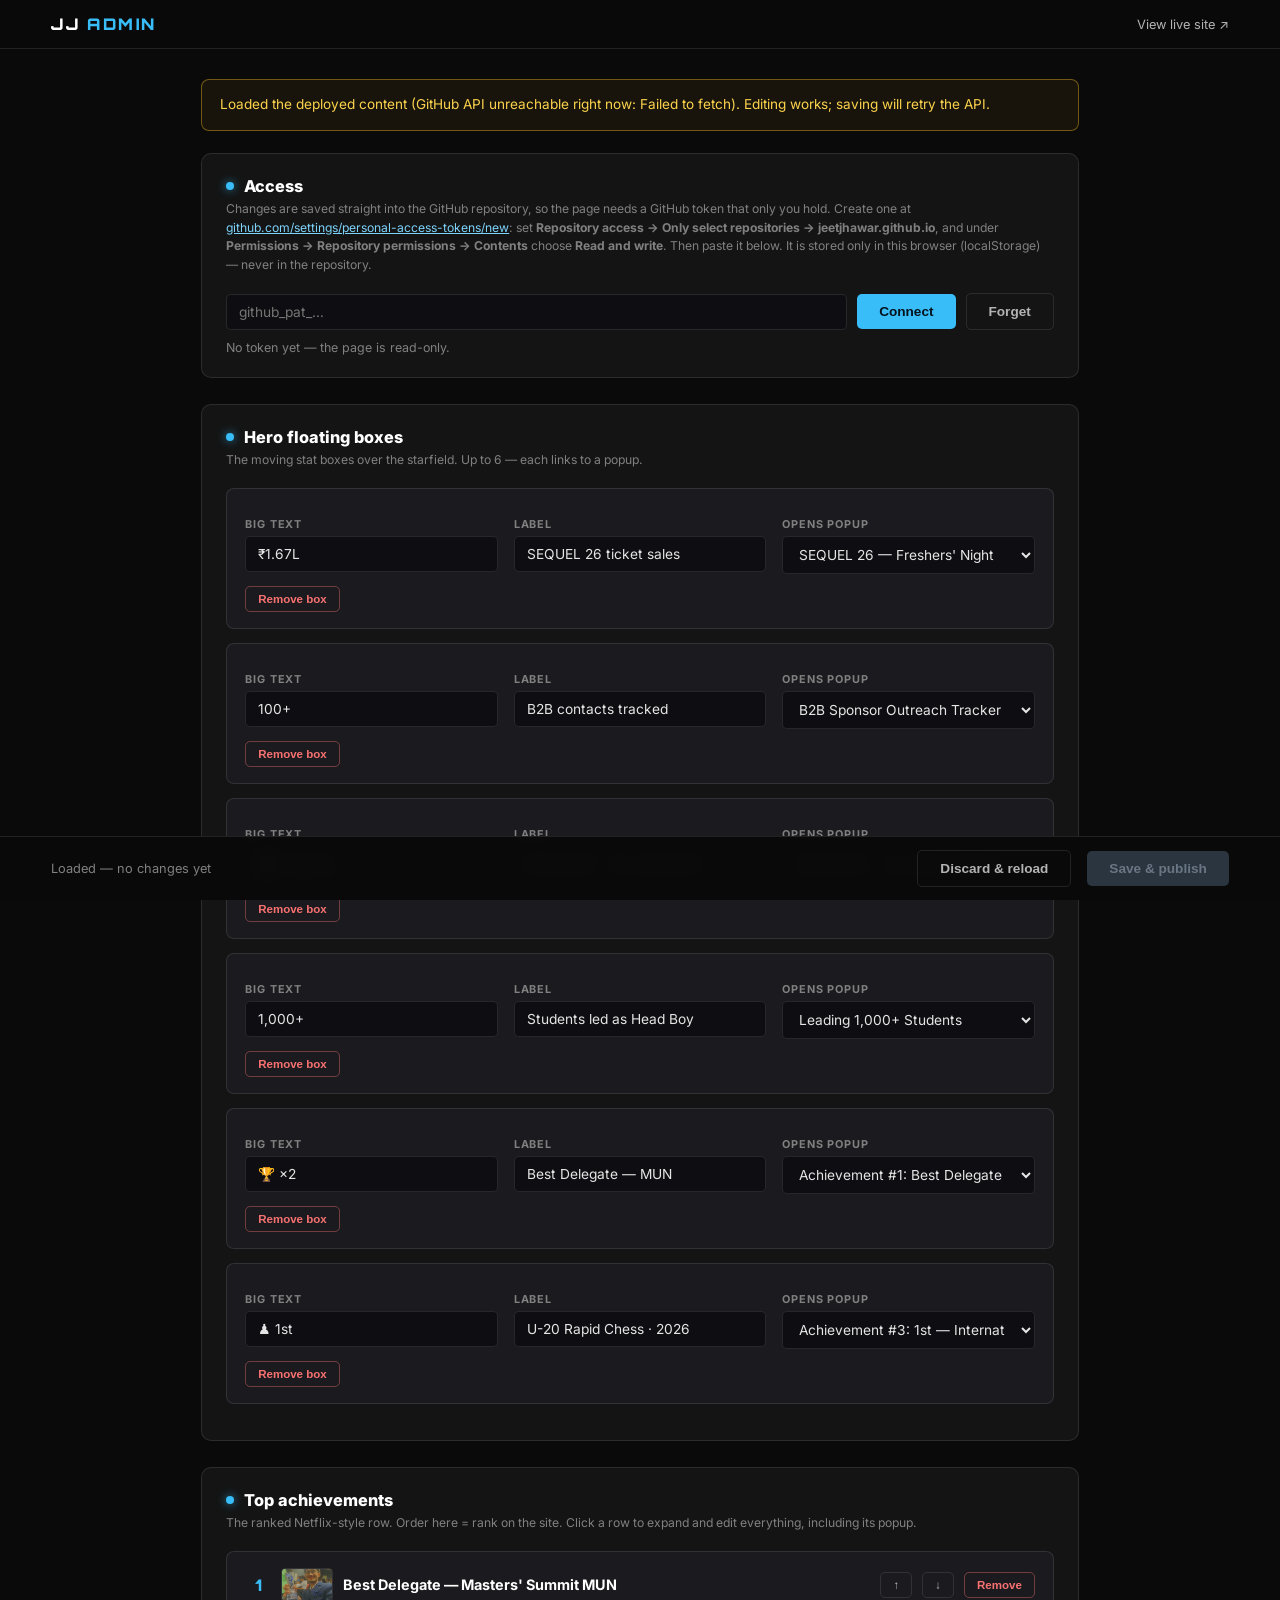
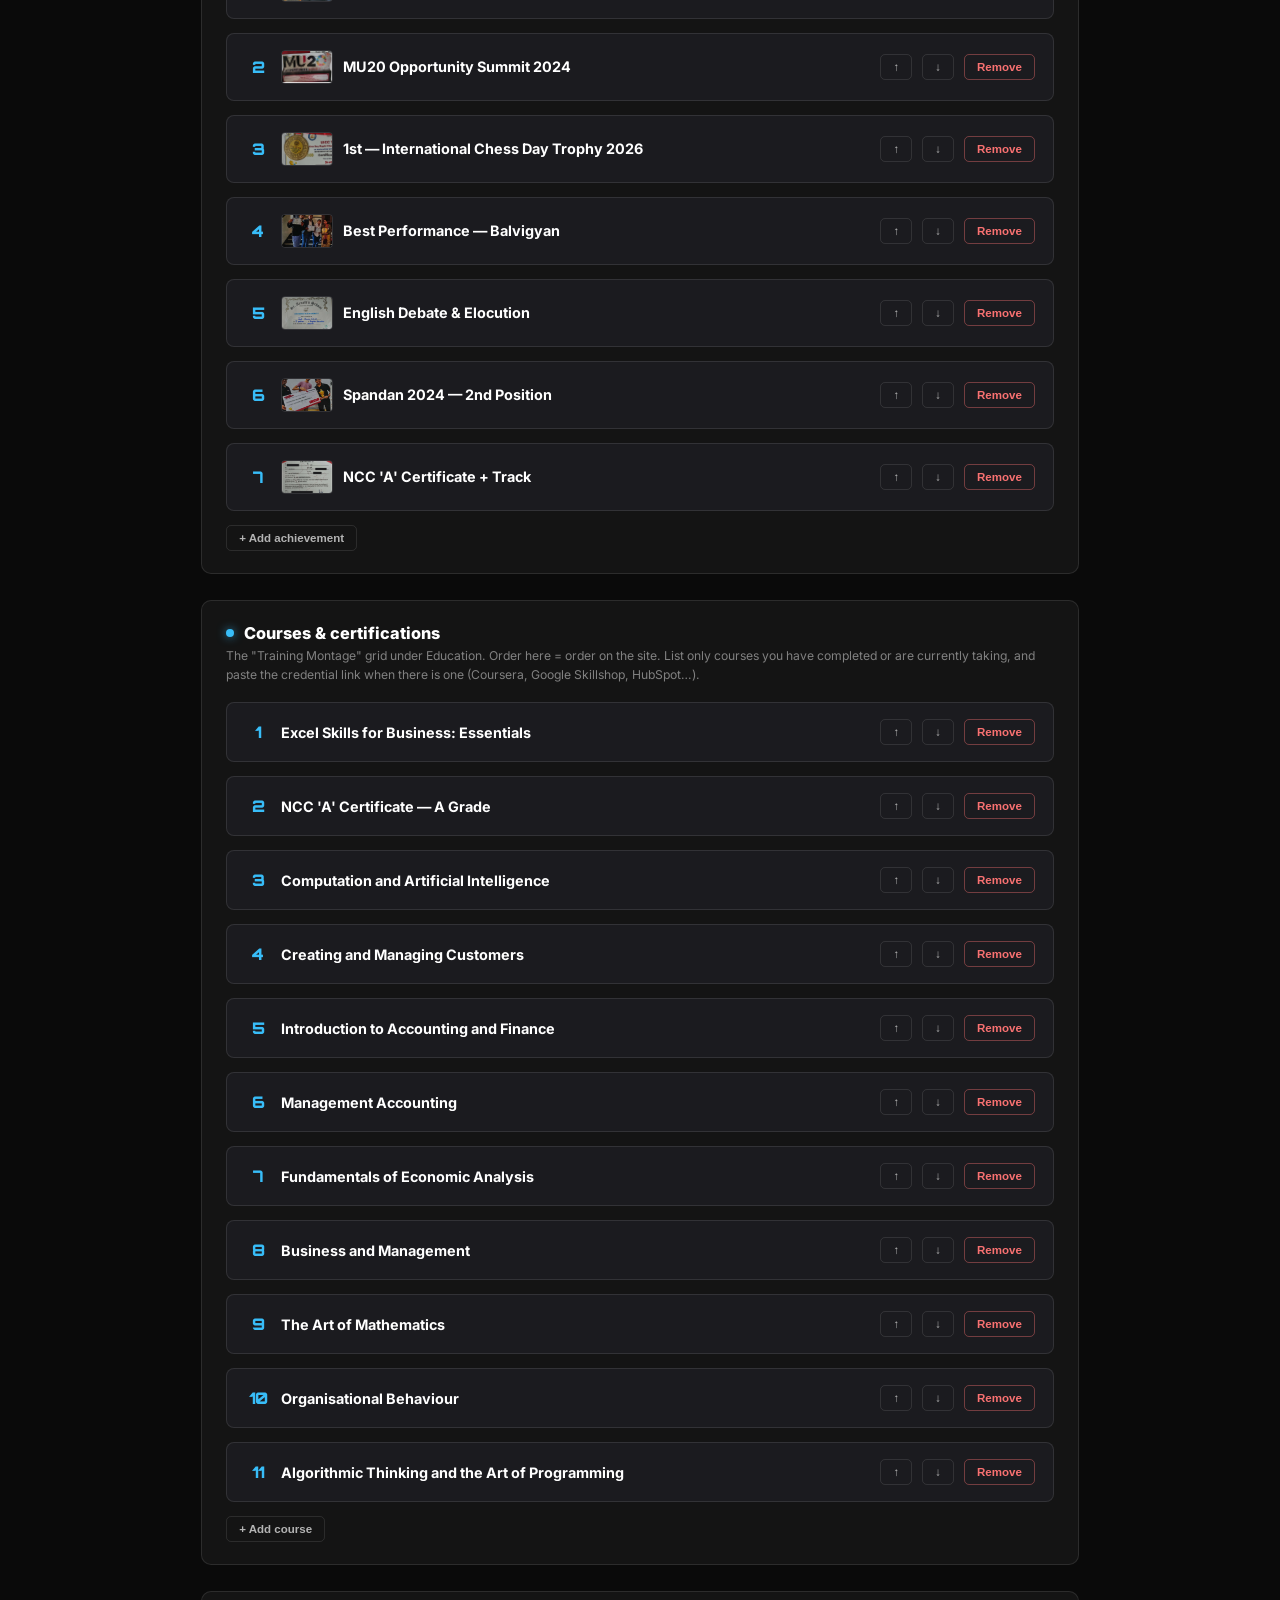
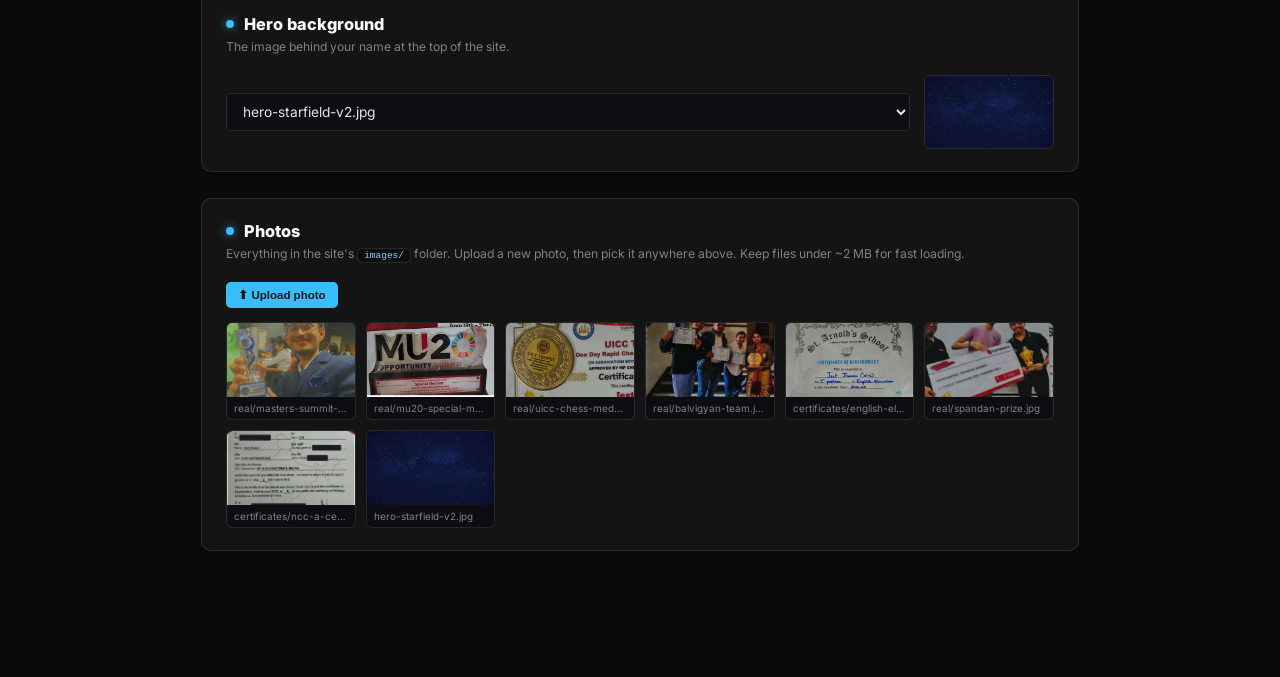
<file: admin.html>
<!DOCTYPE html>
<html lang="en">
<head>
<meta charset="UTF-8">
<meta name="viewport" content="width=device-width, initial-scale=1.0">
<title>JJ Admin — Control Room</title>
<meta name="robots" content="noindex">
<link rel="icon" type="image/svg+xml" href="data:image/svg+xml,%3Csvg xmlns='http://www.w3.org/2000/svg' viewBox='0 0 64 64'%3E%3Crect width='64' height='64' rx='12' fill='%230a0a0a'/%3E%3Ctext x='32' y='44' font-family='Arial Black,Arial' font-weight='900' font-size='26' fill='%2338bdf8' text-anchor='middle'%3EJA%3C/text%3E%3C/svg%3E">
<link href="https://fonts.googleapis.com/css2?family=Inter:wght@400;500;600;700;800&family=Orbitron:wght@700;900&display=swap" rel="stylesheet">
<style>
  *, *::before, *::after { box-sizing: border-box; margin: 0; padding: 0; }
  :root {
    --bg: #0a0a0a; --panel: #141414; --card: #1b1b1f; --line: rgba(255,255,255,0.1);
    --white: #fff; --grey-1: #e5e5e5; --grey-2: #b3b3b3; --grey-3: #808080;
    --cyan: #22d3ee; --blue: #38bdf8; --sky: #7dd3fc; --green: #46d369; --red: #f87171;
  }
  body { font-family: 'Inter', sans-serif; background: var(--bg); color: var(--grey-1); min-height: 100vh; }
  header {
    position: sticky; top: 0; z-index: 50;
    display: flex; align-items: center; gap: 16px;
    padding: 14px 4%; background: rgba(10,10,10,0.95); border-bottom: 1px solid var(--line);
    backdrop-filter: blur(8px);
  }
  .brand { font-family: 'Orbitron', sans-serif; font-weight: 900; font-size: 1rem; letter-spacing: 0.15em; color: var(--white); }
  .brand span { color: var(--blue); }
  header a.viewsite { margin-left: auto; color: var(--grey-2); font-size: 0.8rem; text-decoration: none; }
  header a.viewsite:hover { color: var(--cyan); }
  .btn {
    background: var(--blue); color: #04121e; border: none; cursor: pointer;
    font-weight: 700; font-size: 0.85rem; padding: 10px 22px; border-radius: 5px;
    transition: filter 0.2s;
  }
  .btn:hover { filter: brightness(1.15); }
  .btn:disabled { background: #2a3540; color: #6a7683; cursor: not-allowed; }
  .btn.ghost { background: transparent; color: var(--grey-2); border: 1px solid var(--line); }
  .btn.ghost:hover { color: var(--white); border-color: var(--grey-2); }
  .btn.danger { background: transparent; color: var(--red); border: 1px solid rgba(248,113,113,0.4); }
  .btn.small { padding: 6px 12px; font-size: 0.72rem; }

  main { max-width: 980px; margin: 0 auto; padding: 30px 4% 100px; }
  .banner {
    border: 1px solid var(--line); border-radius: 8px; padding: 14px 18px;
    font-size: 0.85rem; margin-bottom: 22px; line-height: 1.6;
  }
  .banner.warn { border-color: rgba(251,191,36,0.4); background: rgba(251,191,36,0.06); color: #fcd34d; }
  .banner.ok { border-color: rgba(70,211,105,0.4); background: rgba(70,211,105,0.06); color: var(--green); }
  .banner.err { border-color: rgba(248,113,113,0.4); background: rgba(248,113,113,0.06); color: var(--red); }
  .banner a { color: inherit; }

  section.panel {
    background: var(--panel); border: 1px solid var(--line); border-radius: 10px;
    padding: 22px 24px; margin-bottom: 26px;
  }
  .panel h2 {
    font-size: 1.02rem; font-weight: 800; color: var(--white); margin-bottom: 4px;
    display: flex; align-items: center; gap: 10px;
  }
  .panel h2 .dot { width: 8px; height: 8px; border-radius: 50%; background: var(--blue); box-shadow: 0 0 10px rgba(56,189,248,0.7); }
  .panel .hint { font-size: 0.76rem; color: var(--grey-3); margin-bottom: 18px; line-height: 1.55; }
  .panel .hint a { color: var(--sky); }

  label { display: block; font-size: 0.68rem; font-weight: 700; letter-spacing: 0.08em; text-transform: uppercase; color: var(--grey-3); margin: 12px 0 5px; }
  input[type=text], input[type=password], textarea, select {
    width: 100%; background: #0e0e12; color: var(--grey-1);
    border: 1px solid var(--line); border-radius: 5px;
    padding: 9px 12px; font-size: 0.86rem; font-family: inherit;
  }
  input:focus, textarea:focus, select:focus { outline: none; border-color: var(--blue); }
  textarea { min-height: 84px; resize: vertical; line-height: 1.55; }
  .grid2 { display: grid; grid-template-columns: 1fr 1fr; gap: 0 16px; }
  .grid3 { display: grid; grid-template-columns: 1fr 1fr 1fr; gap: 0 16px; }
  @media (max-width: 700px) { .grid2, .grid3 { grid-template-columns: 1fr; } }

  .item {
    background: var(--card); border: 1px solid var(--line); border-radius: 8px;
    padding: 16px 18px; margin-bottom: 14px;
  }
  .item-head { display: flex; align-items: center; gap: 10px; }
  .item-head .title { font-weight: 700; font-size: 0.9rem; color: var(--white); flex: 1; min-width: 0; overflow: hidden; text-overflow: ellipsis; white-space: nowrap; }
  .item-head img.thumb { width: 52px; height: 34px; object-fit: cover; border-radius: 4px; border: 1px solid var(--line); }
  .item-body { display: none; margin-top: 8px; }
  .item.open .item-body { display: block; }
  .rank-chip { font-family: 'Orbitron', sans-serif; font-weight: 900; color: var(--blue); font-size: 1rem; width: 26px; text-align: center; }

  .gallery { display: grid; grid-template-columns: repeat(auto-fill, minmax(120px, 1fr)); gap: 10px; margin-top: 14px; }
  .gallery figure { border: 1px solid var(--line); border-radius: 6px; overflow: hidden; background: #0e0e12; }
  .gallery img { width: 100%; height: 74px; object-fit: cover; display: block; }
  .gallery figcaption { font-size: 0.62rem; color: var(--grey-3); padding: 5px 7px; overflow: hidden; text-overflow: ellipsis; white-space: nowrap; }

  .savebar {
    position: fixed; bottom: 0; left: 0; right: 0; z-index: 60;
    background: rgba(10,10,10,0.97); border-top: 1px solid var(--line);
    padding: 13px 4%; display: flex; align-items: center; gap: 16px;
    backdrop-filter: blur(8px);
  }
  .savebar .status { font-size: 0.8rem; color: var(--grey-3); flex: 1; }
  .savebar .status.dirty { color: #fcd34d; }
  .savebar .status.ok { color: var(--green); }
  .savebar .status.err { color: var(--red); }
  code { background: #0e0e12; border: 1px solid var(--line); border-radius: 4px; padding: 1px 6px; font-size: 0.78em; color: var(--sky); }
</style>
</head>
<body>

<header>
  <div class="brand">JJ <span>ADMIN</span></div>
  <a class="viewsite" href="index.html" target="_blank" rel="noopener">View live site ↗</a>
</header>

<main>
  <div id="topBanner"></div>

  <!-- TOKEN -->
  <section class="panel">
    <h2><span class="dot"></span>Access</h2>
    <p class="hint">
      Changes are saved straight into the GitHub repository, so the page needs a GitHub token that only you hold.
      Create one at <a href="https://github.com/settings/personal-access-tokens/new" target="_blank" rel="noopener">github.com/settings/personal-access-tokens/new</a>:
      set <b>Repository access → Only select repositories → jeetjhawar.github.io</b>, and under
      <b>Permissions → Repository permissions → Contents</b> choose <b>Read and write</b>. Then paste it below.
      It is stored only in this browser (localStorage) — never in the repository.
    </p>
    <div style="display:flex; gap:10px; align-items:center;">
      <input type="password" id="tokenInput" placeholder="github_pat_…" style="flex:1;">
      <button class="btn" id="tokenSave">Connect</button>
      <button class="btn ghost" id="tokenClear">Forget</button>
    </div>
    <div id="tokenStatus" style="font-size:0.78rem; margin-top:10px; color:var(--grey-3);"></div>
  </section>

  <!-- HERO BOXES -->
  <section class="panel">
    <h2><span class="dot"></span>Hero floating boxes</h2>
    <p class="hint">The moving stat boxes over the starfield. Up to 6 — each links to a popup.</p>
    <div id="heroList"></div>
    <button class="btn ghost small" id="addHero">+ Add box</button>
  </section>

  <!-- ACHIEVEMENTS -->
  <section class="panel">
    <h2><span class="dot"></span>Top achievements</h2>
    <p class="hint">The ranked Netflix-style row. Order here = rank on the site. Click a row to expand and edit everything, including its popup.</p>
    <div id="achList"></div>
    <button class="btn ghost small" id="addAch">+ Add achievement</button>
  </section>

  <!-- COURSES -->
  <section class="panel">
    <h2><span class="dot"></span>Courses &amp; certifications</h2>
    <p class="hint">The "Training Montage" grid under Education. Order here = order on the site. List only courses you have completed or are currently taking, and paste the credential link when there is one (Coursera, Google Skillshop, HubSpot…).</p>
    <div id="courseList"></div>
    <button class="btn ghost small" id="addCourse">+ Add course</button>
  </section>

  <!-- HERO BACKGROUND -->
  <section class="panel">
    <h2><span class="dot"></span>Hero background</h2>
    <p class="hint">The image behind your name at the top of the site.</p>
    <div style="display:flex; gap:14px; align-items:center;">
      <select id="heroBgSelect" style="flex:1;"></select>
      <img id="heroBgPreview" style="width:130px; height:74px; object-fit:cover; border-radius:6px; border:1px solid var(--line);" alt="">
    </div>
  </section>

  <!-- PHOTOS -->
  <section class="panel">
    <h2><span class="dot"></span>Photos</h2>
    <p class="hint">Everything in the site's <code>images/</code> folder. Upload a new photo, then pick it anywhere above. Keep files under ~2&nbsp;MB for fast loading.</p>
    <input type="file" id="uploadInput" accept="image/*" style="display:none;">
    <button class="btn small" id="uploadBtn">⬆ Upload photo</button>
    <span id="uploadStatus" style="font-size:0.78rem; color:var(--grey-3); margin-left:10px;"></span>
    <div class="gallery" id="gallery"></div>
  </section>
</main>

<div class="savebar">
  <div class="status" id="saveStatus">Loading content…</div>
  <button class="btn ghost" id="reloadBtn">Discard &amp; reload</button>
  <button class="btn" id="saveBtn" disabled>Save &amp; publish</button>
</div>

<script>
const REPO = 'JEETJHAWAR/jeetjhawar.github.io';
const API = 'https://api.github.com/repos/' + REPO + '/contents/';
const STATIC_MODALS = {
  blindbluff: 'Blind Bluff — The Games Brand','growth-tools': 'Growth Tooling — NextGenix', retail: 'Retail Sales Analytics',
  'game-night': 'Induction-Week Browser Games', automation: 'Automation, Shipped',
  care: 'HR Intern — Jarurat Care', sequel: "SEQUEL 26 — Freshers' Night", pipeline: 'B2B Sponsor Outreach Tracker',
  dashboard: 'Campus Event P&L Dashboard', shortlist: 'MUN Delegate Shortlisting',
  events: 'End-to-End Event Execution', headboy: 'Leading 1,000+ Students',
  iimk: 'IIM Kozhikode', school: "St. Arnold's School", campuslife: 'Life on Campus'
};

let token = localStorage.getItem('jj_admin_token') || '';
let state = null, sha = null, images = [], dirty = false;

const $ = id => document.getElementById(id);
const esc = s => String(s ?? '').replace(/&/g,'&amp;').replace(/</g,'&lt;').replace(/>/g,'&gt;').replace(/"/g,'&quot;');

function b64ToUtf8(b64) {
  const bin = atob(b64.replace(/\n/g, ''));
  const bytes = Uint8Array.from(bin, c => c.charCodeAt(0));
  return new TextDecoder().decode(bytes);
}
function utf8ToB64(str) {
  const bytes = new TextEncoder().encode(str);
  let bin = '';
  bytes.forEach(b => bin += String.fromCharCode(b));
  return btoa(bin);
}
function headers(json = true) {
  const h = { 'Accept': 'application/vnd.github+json' };
  if (json) h['Content-Type'] = 'application/json';
  if (token) h['Authorization'] = 'Bearer ' + token;
  return h;
}
function markDirty() {
  dirty = true;
  $('saveBtn').disabled = !token;
  const st = $('saveStatus');
  st.textContent = token ? 'Unsaved changes' : 'Unsaved changes — connect your token to save';
  st.className = 'status dirty';
}
function banner(kind, html) { $('topBanner').innerHTML = html ? '<div class="banner ' + kind + '">' + html + '</div>' : ''; }

/* ── Token ── */
function refreshTokenUI() {
  $('tokenInput').value = token;
  $('tokenStatus').textContent = token ? 'Token stored in this browser. Checking access…' : 'No token yet — the page is read-only.';
  if (!token) { banner('warn', 'Read-only preview: connect your GitHub token in the Access panel to enable saving and uploads.'); return; }
  fetch('https://api.github.com/repos/' + REPO, { headers: headers(false) })
    .then(r => { if (!r.ok) { const e = new Error('HTTP ' + r.status); e.status = r.status; throw e; } return r.json(); })
    .then(d => {
      const canWrite = d.permissions && (d.permissions.push || d.permissions.admin);
      $('tokenStatus').textContent = canWrite ? '✓ Connected with write access.' : '⚠ Token is valid but has NO write permission on this repo. Edit the token on GitHub: Repository access → Only select repositories → jeetjhawar.github.io, and Permissions → Contents → Read and write.';
      banner(canWrite ? '' : 'warn', canWrite ? '' : 'Token connects but cannot write — fix its repository access + Contents permission on GitHub.');
      if (canWrite && dirty) { $('saveBtn').disabled = false; $('saveStatus').textContent = 'Unsaved changes'; }
      else if (canWrite) $('saveBtn').disabled = !dirty;
    })
    .catch(e => {
      if (e.status === 401) {
        $('tokenStatus').textContent = '✗ GitHub says this token is invalid or expired (401). Regenerate it and copy the FULL value (starts with github_pat_).';
        banner('err', 'GitHub rejected the token (401 — invalid or expired). On GitHub, open the token, check its expiration, or generate a new one and copy it completely.');
      } else if (e.status) {
        $('tokenStatus').textContent = '✗ GitHub returned ' + e.status + ' — unexpected; try again in a minute.';
        banner('err', 'GitHub returned HTTP ' + e.status + ' while checking the token.');
      } else {
        $('tokenStatus').textContent = '✗ Could not reach api.github.com — check your connection, VPN or ad-blocker.';
        banner('err', 'Network problem reaching api.github.com (not a token problem). Disable blockers/VPN for this page and retry.');
      }
    });
}
$('tokenSave').onclick = () => {
  // strip whitespace and any invisible characters that ride along with copy-paste
  token = $('tokenInput').value.replace(/[^\x21-\x7E]/g, '');
  $('tokenInput').value = token;
  localStorage.setItem('jj_admin_token', token);
  refreshTokenUI();
};
$('tokenClear').onclick = () => { token = ''; localStorage.removeItem('jj_admin_token'); refreshTokenUI(); };

/* ── Load ── */
async function loadAll() {
  try {
    const r = await fetch(API + 'content.json?ts=' + Date.now(), { headers: headers(false) });
    if (!r.ok) throw new Error('content.json: HTTP ' + r.status);
    const d = await r.json();
    sha = d.sha;
    state = JSON.parse(b64ToUtf8(d.content));
  } catch (e) {
    // Fallback: read the deployed copy from this site's own origin (sha fetched at save time)
    try {
      const r2 = await fetch('content.json?ts=' + Date.now());
      if (!r2.ok) throw new Error('HTTP ' + r2.status);
      state = await r2.json();
      sha = null;
      banner('warn', 'Loaded the deployed content (GitHub API unreachable right now: ' + esc(e.message) + '). Editing works; saving will retry the API.');
    } catch (e2) {
      banner('err', 'Could not load content.json (' + esc(e.message) + ' / ' + esc(e2.message) + '). Refresh to retry.');
      $('saveStatus').textContent = 'Load failed'; return;
    }
  }
  try {
    const r = await fetch(API + 'images?ts=' + Date.now(), { headers: headers(false) });
    images = (await r.json()).filter(f => f.type === 'file').map(f => 'images/' + f.name);
  } catch (e) {
    // Fallback: at least offer every image the content currently references
    const used = new Set((state.achievements || []).map(a => a.img));
    if (state.heroBackground) used.add(state.heroBackground);
    images = Array.from(used);
  }
  dirty = false;
  $('saveStatus').textContent = 'Loaded — no changes yet'; $('saveStatus').className = 'status';
  $('saveBtn').disabled = true;
  renderAll();
}

/* ── Renderers ── */
function imgSelect(value, onchangeExpr) {
  return '<select onchange="' + onchangeExpr + '">' +
    images.map(p => '<option value="' + esc(p) + '"' + (p === value ? ' selected' : '') + '>' + esc(p.replace('images/', '')) + '</option>').join('') +
    (images.includes(value) ? '' : '<option selected value="' + esc(value) + '">' + esc(value) + '</option>') +
    '</select>';
}
function modalSelect(value, onchangeExpr) {
  const known = Object.keys(STATIC_MODALS).concat((state.achievements || []).map((a, i) => 'ach-' + i));
  let opts = Object.entries(STATIC_MODALS).map(([k, v]) => '<option value="' + k + '"' + (k === value ? ' selected' : '') + '>' + esc(v) + '</option>').join('');
  opts += (state.achievements || []).map((a, i) => { const k = 'ach-' + i; return '<option value="' + k + '"' + (k === value ? ' selected' : '') + '>Achievement #' + (i + 1) + ': ' + esc(a.title) + '</option>'; }).join('');
  if (!known.includes(value)) opts += '<option selected value="' + esc(value) + '">' + esc(value) + ' (unknown)</option>';
  return '<select onchange="' + onchangeExpr + '">' + opts + '</select>';
}

function renderHero() {
  $('heroList').innerHTML = (state.heroCards || []).map((c, i) => `
    <div class="item open">
      <div class="grid3">
        <div><label>Big text</label><input type="text" value="${esc(c.num)}" oninput="state.heroCards[${i}].num=this.value;markDirty()"></div>
        <div><label>Label</label><input type="text" value="${esc(c.label)}" oninput="state.heroCards[${i}].label=this.value;markDirty()"></div>
        <div><label>Opens popup</label>${modalSelect(c.modal, `state.heroCards[${i}].modal=this.value;markDirty()`)}</div>
      </div>
      <div style="margin-top:12px;"><button class="btn danger small" onclick="state.heroCards.splice(${i},1);markDirty();renderHero()">Remove box</button></div>
    </div>`).join('');
  $('addHero').style.display = (state.heroCards || []).length >= 6 ? 'none' : '';
}

function metricRow(i, j) {
  const m = (state.achievements[i].modal.metrics || [])[j] || ['', ''];
  return `<div class="grid2">
    <div><label>Metric ${j + 1} — bold</label><input type="text" value="${esc(m[0])}" oninput="achMetric(${i},${j},0,this.value)"></div>
    <div><label>Metric ${j + 1} — caption</label><input type="text" value="${esc(m[1])}" oninput="achMetric(${i},${j},1,this.value)"></div>
  </div>`;
}
function achMetric(i, j, k, v) {
  const mm = state.achievements[i].modal;
  mm.metrics = mm.metrics || [];
  while (mm.metrics.length <= j) mm.metrics.push(['', '']);
  mm.metrics[j][k] = v; markDirty();
}
function renderAch() {
  $('achList').innerHTML = (state.achievements || []).map((a, i) => `
    <div class="item" id="achItem${i}">
      <div class="item-head" onclick="document.getElementById('achItem${i}').classList.toggle('open')" style="cursor:pointer;">
        <div class="rank-chip">${i + 1}</div>
        <img class="thumb" src="${esc(a.img)}" alt="">
        <div class="title">${esc(a.title)}</div>
        <button class="btn ghost small" onclick="event.stopPropagation();achMove(${i},-1)">↑</button>
        <button class="btn ghost small" onclick="event.stopPropagation();achMove(${i},1)">↓</button>
        <button class="btn danger small" onclick="event.stopPropagation();achRemove(${i})">Remove</button>
      </div>
      <div class="item-body">
        <div class="grid3">
          <div><label>Badge</label><input type="text" value="${esc(a.tag)}" oninput="state.achievements[${i}].tag=this.value;markDirty()"></div>
          <div><label>Card title</label><input type="text" value="${esc(a.title)}" oninput="state.achievements[${i}].title=this.value;markDirty()"></div>
          <div><label>Card subtitle</label><input type="text" value="${esc(a.sub)}" oninput="state.achievements[${i}].sub=this.value;markDirty()"></div>
        </div>
        <label>Photo</label>${imgSelect(a.img, `state.achievements[${i}].img=this.value;markDirty();renderAch()`)}
        <hr style="border:none;border-top:1px solid var(--line);margin:18px 0 4px;">
        <div class="grid2">
          <div><label>Popup title</label><input type="text" value="${esc(a.modal.title)}" oninput="state.achievements[${i}].modal.title=this.value;markDirty()"></div>
          <div><label>Popup tags (separate with |, first shows green)</label><input type="text" value="${esc((a.modal.meta || []).join(' | '))}" oninput="state.achievements[${i}].modal.meta=this.value.split('|').map(s=>s.trim()).filter(Boolean);markDirty()"></div>
        </div>
        <label>Popup description</label>
        <textarea oninput="state.achievements[${i}].modal.desc=this.value;markDirty()">${esc(a.modal.desc)}</textarea>
        ${metricRow(i, 0)}${metricRow(i, 1)}${metricRow(i, 2)}
        <label>Skill pills (comma separated)</label>
        <input type="text" value="${esc((a.modal.pills || []).join(', '))}" oninput="state.achievements[${i}].modal.pills=this.value.split(',').map(s=>s.trim()).filter(Boolean);markDirty()">
        <label>Certificate proof (certificate IDs, comma separated)</label>
        <input type="text" value="${esc((a.proof || []).join(', '))}" oninput="state.achievements[${i}].proof=this.value.split(',').map(s=>s.trim()).filter(Boolean);markDirty()">
        <div style="font-size:0.75rem;color:var(--grey-2,#8a8f98);margin-top:4px;line-height:1.5">Available: ${esc((state.certificates || []).map(c => c.id).join(', ') || 'none yet')}</div>
      </div>
    </div>`).join('');
}
function achMove(i, d) {
  const arr = state.achievements, j = i + d;
  if (j < 0 || j >= arr.length) return;
  [arr[i], arr[j]] = [arr[j], arr[i]];
  fixHeroRefs(i, j); markDirty(); renderAch(); renderHero();
}
function achRemove(i) {
  if (!confirm('Remove "' + state.achievements[i].title + '" from the site?')) return;
  state.achievements.splice(i, 1);
  (state.heroCards || []).forEach(c => {
    const m = c.modal.match(/^ach-(\d+)$/);
    if (m) { const n = +m[1]; if (n === i) c.modal = 'ach-0'; else if (n > i) c.modal = 'ach-' + (n - 1); }
  });
  markDirty(); renderAch(); renderHero();
}
function fixHeroRefs(i, j) {
  (state.heroCards || []).forEach(c => {
    if (c.modal === 'ach-' + i) c.modal = 'ach-' + j;
    else if (c.modal === 'ach-' + j) c.modal = 'ach-' + i;
  });
}

function optionList(values, current) {
  const all = !current || values.includes(current) ? values : values.concat([current]);
  return all.map(v => '<option' + (v === current ? ' selected' : '') + '>' + esc(v) + '</option>').join('');
}
function renderCourses() {
  $('courseList').innerHTML = (state.courses || []).map((c, i) => `
    <div class="item" id="courseItem${i}">
      <div class="item-head" onclick="document.getElementById('courseItem${i}').classList.toggle('open')" style="cursor:pointer;">
        <div class="rank-chip">${i + 1}</div>
        <div class="title">${esc(c.name)}</div>
        <button class="btn ghost small" onclick="event.stopPropagation();courseMove(${i},-1)">↑</button>
        <button class="btn ghost small" onclick="event.stopPropagation();courseMove(${i},1)">↓</button>
        <button class="btn danger small" onclick="event.stopPropagation();courseRemove(${i})">Remove</button>
      </div>
      <div class="item-body">
        <div class="grid2">
          <div><label>Course name</label><input type="text" value="${esc(c.name)}" oninput="state.courses[${i}].name=this.value;markDirty()"></div>
          <div><label>Provider · course code</label><input type="text" value="${esc(c.org)}" oninput="state.courses[${i}].org=this.value;markDirty()"></div>
        </div>
        <div class="grid3">
          <div><label>When</label><input type="text" value="${esc(c.when)}" oninput="state.courses[${i}].when=this.value;markDirty()"></div>
          <div><label>Type</label><select onchange="state.courses[${i}].type=this.value;markDirty()">${optionList(['Certificate', 'Coursework'], c.type)}</select></div>
          <div><label>Status</label><select onchange="state.courses[${i}].status=this.value;markDirty()">${optionList(['Completed', 'In progress'], c.status)}</select></div>
        </div>
        <label>What it covers (one line)</label>
        <input type="text" value="${esc(c.topics)}" oninput="state.courses[${i}].topics=this.value;markDirty()">
        <label>Credential link (optional, starts with https://)</label>
        <input type="text" value="${esc(c.link)}" placeholder="https://" oninput="state.courses[${i}].link=this.value.trim();markDirty()">
      </div>
    </div>`).join('');
}
function courseMove(i, d) {
  const arr = state.courses, j = i + d;
  if (j < 0 || j >= arr.length) return;
  [arr[i], arr[j]] = [arr[j], arr[i]];
  markDirty(); renderCourses();
}
function courseRemove(i) {
  if (!confirm('Remove "' + state.courses[i].name + '" from the site?')) return;
  state.courses.splice(i, 1);
  markDirty(); renderCourses();
}

function renderBg() {
  $('heroBgSelect').innerHTML = images.map(p => '<option value="' + esc(p) + '"' + (p === state.heroBackground ? ' selected' : '') + '>' + esc(p.replace('images/', '')) + '</option>').join('');
  $('heroBgPreview').src = state.heroBackground;
  $('heroBgSelect').onchange = e => { state.heroBackground = e.target.value; $('heroBgPreview').src = e.target.value; markDirty(); };
}
function renderGallery() {
  $('gallery').innerHTML = images.map(p => '<figure><img src="' + esc(p) + '" loading="lazy" alt=""><figcaption>' + esc(p.replace('images/', '')) + '</figcaption></figure>').join('');
}
function renderAll() { renderHero(); renderAch(); renderCourses(); renderBg(); renderGallery(); }

/* ── Add buttons ── */
$('addHero').onclick = () => {
  state.heroCards = state.heroCards || [];
  state.heroCards.push({ num: 'NEW', label: 'Describe it', modal: 'pipeline' });
  markDirty(); renderHero();
};
$('addAch').onclick = () => {
  state.achievements = state.achievements || [];
  state.achievements.push({
    tag: 'New', title: 'New achievement', sub: 'Year · context',
    img: images[0] || 'images/stock-event.jpg',
    modal: { title: 'New achievement', meta: ['New'], desc: 'Describe what you did and why it mattered.', metrics: [['', ''], ['', ''], ['', '']], pills: [] }
  });
  markDirty(); renderAch(); renderHero();
};
$('addCourse').onclick = () => {
  state.courses = state.courses || [];
  state.courses.push({ name: 'New course', org: 'Provider', when: 'Month Year', type: 'Certificate', status: 'Completed', topics: 'What it covers, in one line.', link: '' });
  markDirty(); renderCourses();
  $('courseItem' + (state.courses.length - 1)).classList.add('open');
};

/* ── Upload ── */
$('uploadBtn').onclick = () => { if (!token) { banner('warn', 'Connect your token first — uploads write to the repository.'); return; } $('uploadInput').click(); };
$('uploadInput').onchange = async e => {
  const file = e.target.files[0];
  if (!file) return;
  let name = file.name.toLowerCase().replace(/[^a-z0-9.-]+/g, '-');
  if (images.includes('images/' + name)) name = Date.now() + '-' + name;
  $('uploadStatus').textContent = 'Uploading ' + name + '…';
  try {
    const buf = new Uint8Array(await file.arrayBuffer());
    let bin = '';
    for (let i = 0; i < buf.length; i += 0x8000) bin += String.fromCharCode.apply(null, buf.subarray(i, i + 0x8000));
    const r = await fetch(API + 'images/' + name, {
      method: 'PUT', headers: headers(),
      body: JSON.stringify({ message: 'Admin: upload ' + name, content: btoa(bin) })
    });
    if (!r.ok) throw new Error('HTTP ' + r.status);
    images.push('images/' + name);
    $('uploadStatus').textContent = '✓ Uploaded ' + name + ' (live in ~1 min)';
    renderGallery(); renderBg(); renderAch();
  } catch (err) {
    $('uploadStatus').textContent = '✗ Upload failed: ' + err.message;
  }
  e.target.value = '';
};

/* ── Save ── */
$('saveBtn').onclick = async () => {
  if (!token || !state) return;
  $('saveBtn').disabled = true;
  $('saveStatus').textContent = 'Saving…'; $('saveStatus').className = 'status';
  const body = { message: 'Admin: update site content', content: utf8ToB64(JSON.stringify(state, null, 2)), sha };
  try {
    if (!body.sha) {
      const fresh = await fetch(API + 'content.json?ts=' + Date.now(), { headers: headers(false) }).then(x => x.json());
      body.sha = fresh.sha;
    }
    let r = await fetch(API + 'content.json', { method: 'PUT', headers: headers(), body: JSON.stringify(body) });
    if (r.status === 409 || r.status === 422) {
      const fresh = await fetch(API + 'content.json?ts=' + Date.now(), { headers: headers(false) }).then(x => x.json());
      body.sha = fresh.sha;
      r = await fetch(API + 'content.json', { method: 'PUT', headers: headers(), body: JSON.stringify(body) });
    }
    if (!r.ok) throw new Error('HTTP ' + r.status);
    const d = await r.json();
    sha = d.content.sha; dirty = false;
    $('saveStatus').textContent = '✓ Saved — the live site updates in about a minute.';
    $('saveStatus').className = 'status ok';
  } catch (err) {
    $('saveStatus').textContent = '✗ Save failed: ' + err.message;
    $('saveStatus').className = 'status err';
    $('saveBtn').disabled = false;
  }
};
$('reloadBtn').onclick = () => { if (!dirty || confirm('Discard unsaved changes?')) loadAll(); };

window.addEventListener('beforeunload', e => { if (dirty) { e.preventDefault(); e.returnValue = ''; } });

refreshTokenUI();
loadAll();
</script>
</body>
</html>
</file>
<file: readability/styles.css>
/* =========================================================
   Readable — styles
   Rounded, pill-banded, line-art look on warm stone.
   ========================================================= */

:root {
  --stone: #E8E5E0;
  --sand: #DBD7CA;
  --card: #F6F4F0;
  --white: #FFFFFF;
  --ink: #061A1E;
  --ink-2: #1E3539;
  --ink-soft: #46555A;     /* body copy on stone, ~6.5:1 */
  --teal: #299093;         /* accents, large type */
  --teal-btn: #237E81;     /* white text on buttons, 4.8:1 */
  --teal-btn-hover: #1A6669;
  --teal-tint: #E9F4F3;
  --coral: #EF6156;
  --orange: #F7914A;
  --yellow: #FFBD00;
  --grey: #8F8C83;

  --display: "Fredoka", "Outfit", ui-rounded, system-ui, sans-serif;
  --sans: "Outfit", "DM Sans", system-ui, -apple-system, "Segoe UI", sans-serif;

  --r-card: 28px;
  --r-pill: 999px;
  --gutter: clamp(16px, 4vw, 48px);
  --shadow: 0 1px 0 rgba(6, 26, 30, .04), 0 18px 40px -24px rgba(6, 26, 30, .25);
  --ease-out: cubic-bezier(.2, .8, .2, 1);
  --spring: cubic-bezier(.34, 1.56, .64, 1);

  color-scheme: light;
}

*, *::before, *::after { box-sizing: border-box; }

html { scroll-behavior: smooth; -webkit-text-size-adjust: 100%; }
@media (prefers-reduced-motion: reduce) { html { scroll-behavior: auto; } }

body {
  margin: 0;
  background: var(--stone);
  color: var(--ink);
  font: 400 15px/24px var(--sans);
  -webkit-font-smoothing: antialiased;
  overflow-x: hidden;
}

[hidden] { display: none !important; }
img, svg { display: block; max-width: 100%; }
a { color: inherit; }
button { font: inherit; color: inherit; }
kbd {
  font: 600 .82em/1 var(--sans);
  background: var(--white);
  border: 1.5px solid var(--ink);
  border-bottom-width: 3px;
  border-radius: 8px;
  padding: 2px 7px;
  white-space: nowrap;
}

:focus-visible { outline: 3px solid var(--teal); outline-offset: 3px; border-radius: 12px; }
::selection { background: var(--yellow); color: var(--ink); }

.sr-only {
  position: absolute !important; width: 1px; height: 1px; padding: 0; margin: -1px;
  overflow: hidden; clip: rect(0 0 0 0); white-space: nowrap; border: 0;
}

.skip-link {
  position: fixed; left: 16px; top: -60px; z-index: 100;
  background: var(--ink); color: var(--white); padding: 10px 18px; border-radius: var(--r-pill);
  font-weight: 600; text-decoration: none; transition: top .2s;
}
.skip-link:focus { top: 12px; }

.container { width: 100%; max-width: 1320px; margin: 0 auto; padding: 0 var(--gutter); position: relative; }

/* ---------- Buttons ---------- */
.btn {
  --h: 46px;
  display: inline-flex; align-items: center; justify-content: center; gap: 9px;
  min-height: var(--h); padding: 0 22px;
  border-radius: var(--r-pill);
  border: 2px solid transparent;
  font: 700 15px/1 var(--sans);
  letter-spacing: -.01em;
  text-decoration: none; white-space: nowrap; cursor: pointer;
  transition: transform .25s var(--spring), background-color .2s, color .2s, box-shadow .2s;
  -webkit-tap-highlight-color: transparent;
}
.btn:hover { transform: translateY(-2px); }
.btn:active { transform: translateY(0) scale(.98); }
.btn-sm { --h: 40px; padding: 0 18px; font-size: 14px; }
.btn-lg { --h: 56px; padding: 0 28px; font-size: 17px; }
.btn-teal { background: var(--teal-btn); color: var(--white); }
.btn-teal:hover { background: var(--teal-btn-hover); }
.btn-ink { background: var(--ink); color: var(--white); }
.btn-ink:hover { background: var(--ink-2); }
.btn-white { background: var(--white); color: var(--ink); border-color: var(--ink); }
.btn-white:hover { background: var(--card); }
.btn-yellow { background: var(--yellow); color: var(--ink); }
.btn-yellow:hover { background: #FFC933; }
.btn-ghost { background: transparent; color: var(--ink); text-decoration: underline; text-underline-offset: 4px; text-decoration-thickness: 2px; padding: 0 14px; }
.btn-ghost:hover { background: rgba(6, 26, 30, .06); transform: none; }
.btn-ico, .btn-arrow, .chev { width: 18px; height: 18px; flex: none; }
.btn-arrow { transition: transform .3s var(--spring); }
.btn:hover .btn-arrow { transform: translateY(3px); }
.btn[disabled] { opacity: .5; cursor: not-allowed; transform: none; }

.icon-btn {
  width: 36px; height: 36px; display: inline-grid; place-items: center; flex: none;
  border-radius: 50%; border: 0; background: rgba(255, 255, 255, .14); color: inherit; cursor: pointer;
}
.icon-btn svg { width: 18px; height: 18px; }
.icon-btn:hover { background: rgba(255, 255, 255, .26); }

/* ---------- Header ---------- */
.site-header {
  position: fixed; inset: 0 0 auto 0; z-index: 50;
  display: flex; align-items: center; justify-content: space-between; gap: 12px;
  padding: 16px var(--gutter);
  transition: background-color .3s, box-shadow .3s, padding .3s;
}
.site-header.is-scrolled {
  background: rgba(232, 229, 224, .86);
  -webkit-backdrop-filter: saturate(1.4) blur(14px);
  backdrop-filter: saturate(1.4) blur(14px);
  box-shadow: 0 1px 0 rgba(6, 26, 30, .08);
  padding-top: 10px; padding-bottom: 10px;
}
.brand { display: inline-flex; align-items: center; gap: 10px; text-decoration: none; border-radius: 16px; }
.brand-mark { width: 44px; height: 44px; transition: transform .4s var(--spring); }
.brand:hover .brand-mark { transform: rotate(-8deg) scale(1.05); }
.brand-name { font: 600 22px/1 var(--display); letter-spacing: -.01em; }
.site-nav { display: flex; gap: 8px; }

/* ---------- Share banner ---------- */
.share-banner {
  position: fixed; left: 50%; bottom: 20px; z-index: 60;
  transform: translateX(-50%);
  width: min(720px, calc(100% - 32px));
  animation: rise .6s var(--spring) both;
}
.share-banner-inner {
  display: flex; align-items: center; gap: 14px;
  background: var(--ink); color: var(--stone);
  border-radius: 36px; padding: 10px 10px 10px 10px;
  box-shadow: 0 24px 50px -20px rgba(6, 26, 30, .55);
}
.share-banner p { margin: 0; flex: 1; font-size: 14px; line-height: 20px; }
.share-banner strong { color: var(--white); }
.share-score {
  flex: none; width: 52px; height: 52px; border-radius: 50%;
  display: grid; place-items: center; background: var(--yellow); color: var(--ink);
  font: 700 22px/1 var(--display);
}
@keyframes rise { from { opacity: 0; transform: translate(-50%, 30px); } to { opacity: 1; transform: translate(-50%, 0); } }

/* ---------- Decorative shapes ---------- */
.shape { position: absolute; display: block; pointer-events: none; will-change: transform; }
.cap { background: var(--white); border-radius: var(--r-pill); }
.circ { background: var(--white); border-radius: 50%; }
.ring { border: 3px solid var(--teal); border-radius: 50%; }
.dot-y { width: 22px; height: 22px; border-radius: 50%; background: var(--yellow); border: 2px solid var(--ink); }

/* ---------- Hero ---------- */
.hero { position: relative; padding: 128px 0 72px; overflow: hidden; isolation: isolate; }
.hero-bg { position: absolute; inset: 0; z-index: -1; }
.cap-1 { width: 64vw; height: 24vw; max-height: 380px; right: -14vw; top: 96px; }
.cap-2 { width: 46vw; height: 15vw; left: -16vw; bottom: 9%; opacity: .75; }
.cap-3 { width: 20vw; height: 7vw; left: 34%; top: 72px; background: var(--card); }
.circ-1 { width: 15vw; height: 15vw; right: 35%; bottom: 4%; background: var(--card); }
.ring-1 { width: 64px; height: 64px; left: 46%; top: 34%; }
.dot-y { left: 7%; top: 120px; }

.hero-grid {
  display: grid;
  grid-template-columns: minmax(0, 1fr) minmax(0, 660px);
  grid-template-areas: "intro art" "mark mark";
  column-gap: 24px;
  align-items: end;
}
.hero-intro { grid-area: intro; max-width: 560px; align-self: start; padding-top: 28px; }
.tag {
  display: inline-flex; align-items: center; gap: 10px; margin: 0 0 22px;
  background: var(--ink); color: var(--white);
  border-radius: var(--r-pill); padding: 6px 16px 6px 6px;
  font: 600 14px/22px var(--sans);
}
.tag-dot { width: 22px; height: 22px; border-radius: 50%; background: var(--yellow); }
.hero-pitch {
  margin: 0 0 28px;
  font: 600 clamp(22px, 2.3vw, 30px)/1.25 var(--sans);
  letter-spacing: -.03em;
  max-width: 30ch;
}
.hl-y { background: linear-gradient(transparent 52%, rgba(255, 189, 0, .75) 52%, rgba(255, 189, 0, .75) 92%, transparent 92%); padding: 0 2px; }
.hl-u { text-decoration: underline wavy var(--coral); text-decoration-thickness: 2px; text-underline-offset: 5px; }
.hero-cta { display: flex; flex-wrap: wrap; gap: 10px; }
.hero-points { list-style: none; display: flex; flex-wrap: wrap; gap: 6px 18px; margin: 22px 0 0; padding: 0; font-weight: 500; color: var(--ink-soft); }
.hero-points li { display: inline-flex; align-items: center; gap: 8px; }
.hero-points li::before { content: ""; width: 8px; height: 8px; border-radius: 50%; background: var(--teal); }

.wordmark {
  grid-area: mark;
  margin: 36px 0 0;
  font: 700 min(19.6vw, 292px)/.8 var(--display);
  letter-spacing: -.035em;
  color: var(--ink);
  user-select: none;
}
.wm-line { display: block; }
.wm-line-2 { display: flex; align-items: center; padding-left: .56em; }
.wm-dot {
  display: inline-block; flex: none;
  width: .36em; height: .36em; border-radius: 50%;
  background: var(--yellow);
  margin-right: .07em; margin-top: .06em;
  animation: bob 4.5s ease-in-out infinite;
}
.hero-art { grid-area: art; align-self: end; justify-self: end; width: 100%; position: relative; z-index: 1; margin: 0 -24px calc(-1 * min(17vw, 250px)) 0; pointer-events: none; }
.hero-art svg { width: 100%; height: auto; overflow: visible; }
.hero-badge { animation: float 7s ease-in-out -2s infinite; }
.hero-pill { animation: hop 4s var(--ease-out) infinite; }
.hp2 { animation-delay: -1.3s; }
.hp3 { animation-delay: -2.6s; }

@keyframes float { 0%, 100% { transform: translateY(0) rotate(0); } 50% { transform: translateY(-12px) rotate(-1.5deg); } }
@keyframes bob { 0%, 100% { transform: translateY(0); } 50% { transform: translateY(-.05em); } }
@keyframes hop { 0%, 70%, 100% { transform: translateY(0); } 80% { transform: translateY(-9px); } 90% { transform: translateY(0); } }

/* ---------- Sections ---------- */
.section { position: relative; padding: clamp(64px, 9vw, 128px) 0; }
.band-sand { background: var(--sand); }
.section-head { display: flex; align-items: flex-end; justify-content: space-between; gap: 24px 48px; flex-wrap: wrap; margin-bottom: clamp(28px, 4vw, 48px); }
.section-lede { margin: 0; max-width: 380px; font-size: 16px; line-height: 26px; color: var(--ink-soft); }

/* ---------- Stacked pill headings ---------- */
.pill-heading {
  margin: 0;
  font: 700 clamp(38px, 6.2vw, 84px)/1.24 var(--sans);
  letter-spacing: -.045em;
}
.pill-heading-md { font-size: clamp(32px, 4.6vw, 62px); }
.ph-row { display: block; }
.ph-row + .ph-row { margin-top: .1em; }
.ph-indent { margin-left: 1.1em; }
.ph {
  display: inline;
  padding: .02em .34em .08em;
  border-radius: .62em;
  -webkit-box-decoration-break: clone;
  box-decoration-break: clone;
}
.ph-ink { background: var(--ink); color: var(--white); }
.ph-teal { background: var(--teal); color: var(--white); }
.ph-coral { background: var(--coral); color: var(--ink); }
.ph-white { background: var(--white); color: var(--ink); }
.ph-yellow { background: var(--yellow); color: var(--ink); }
.ph-dot {
  display: inline-block;
  width: 1.08em; height: 1.08em; border-radius: 50%;
  background: radial-gradient(circle at 30% 30%, rgba(255, 255, 255, .6) 0 13%, transparent 14%), var(--yellow);
  vertical-align: -.2em;
  margin-right: .06em;
}
.ph-dot-white { background: radial-gradient(circle at 30% 30%, rgba(41, 144, 147, .55) 0 13%, transparent 14%), var(--white); }
.ph-dot-ink { background: radial-gradient(circle at 30% 30%, rgba(255, 189, 0, .8) 0 13%, transparent 14%), var(--ink); }

/* ---------- Editor ---------- */
.editor-section { padding-top: clamp(40px, 6vw, 80px); }
/* the yellow disc lives on the wrapper so it stays behind the card while the reveal animates */
.editor-wrap { position: relative; isolation: isolate; }
.editor-wrap::before {
  content: ""; position: absolute; z-index: 0;
  width: 120px; height: 120px; border-radius: 50%;
  background: var(--yellow); right: -28px; top: -34px;
}
.editor-card {
  position: relative; z-index: 1;
  background: var(--white);
  border-radius: 36px;
  padding: clamp(16px, 2.6vw, 32px);
  box-shadow: var(--shadow);
}
.editor-top { display: flex; justify-content: space-between; align-items: center; gap: 12px; margin: 0 4px 14px; flex-wrap: wrap; }
.editor-label { display: inline-flex; align-items: center; gap: 10px; font: 700 16px/1 var(--sans); }
.label-dot { width: 12px; height: 12px; border-radius: 50%; background: var(--teal); }
.counter {
  font: 600 13px/1 var(--sans); color: var(--ink);
  background: var(--card); padding: 8px 14px; border-radius: var(--r-pill);
  font-variant-numeric: tabular-nums;
}
.textarea-wrap { position: relative; }
#input {
  display: block; width: 100%;
  min-height: 260px; max-height: 70vh;
  resize: vertical;
  border: 2px solid transparent;
  border-radius: 24px;
  background: var(--card);
  color: var(--ink);
  padding: 22px 24px;
  font: 400 17px/1.7 var(--sans);
  transition: border-color .2s, background-color .2s;
}
#input::placeholder { color: #6E6B63; }
#input:hover { border-color: var(--sand); }
#input:focus { outline: none; border-color: var(--teal); background: var(--white); }
#input:focus-visible { outline: none; }
.drop-overlay {
  position: absolute; inset: 0; border-radius: 24px;
  display: grid; place-items: center;
  border: 3px dashed var(--teal); background: rgba(233, 244, 243, .92);
  font: 700 18px/1 var(--sans); color: var(--ink);
  opacity: 0; pointer-events: none; transition: opacity .2s;
}
.editor-card.is-dragging .drop-overlay { opacity: 1; }
.editor-actions { display: flex; flex-wrap: wrap; gap: 10px; margin-top: 16px; align-items: center; }

.menu-wrap { position: relative; }
.chev { transition: transform .25s var(--ease-out); }
[aria-expanded="true"] > .chev { transform: rotate(180deg); }
.menu {
  position: absolute; z-index: 20; top: calc(100% + 10px); left: 0;
  min-width: 270px; list-style: none; margin: 0; padding: 8px;
  background: var(--ink); border-radius: 26px;
  box-shadow: 0 24px 50px -18px rgba(6, 26, 30, .6);
  animation: pop .22s var(--ease-out);
}
.menu button {
  width: 100%; display: flex; align-items: center; gap: 12px;
  border: 0; background: transparent; color: var(--white);
  padding: 12px 14px; border-radius: 18px; cursor: pointer; text-align: left;
  font: 600 15px/1.2 var(--sans);
}
.menu button small { margin-left: auto; font-weight: 500; font-size: 12px; color: #B9C4C6; }
.menu button:hover, .menu button:focus-visible { background: rgba(255, 255, 255, .1); outline: none; }
.menu button:focus-visible { box-shadow: inset 0 0 0 2px var(--teal); }
.mi-dot { width: 12px; height: 12px; border-radius: 50%; flex: none; }
.mi-coral { background: var(--coral); } .mi-teal { background: var(--teal); }
.mi-yellow { background: var(--yellow); } .mi-ink { background: var(--white); }
@keyframes pop { from { opacity: 0; transform: translateY(-6px) scale(.98); } to { opacity: 1; transform: none; } }

/* ---------- Results ---------- */
.results-section { padding-top: 0; }
.empty-state {
  display: flex; align-items: center; gap: clamp(20px, 4vw, 56px);
  background: var(--card);
  border: 2px dashed rgba(6, 26, 30, .18);
  border-radius: 36px;
  padding: clamp(24px, 4vw, 48px);
}
.empty-art { width: clamp(150px, 22vw, 240px); flex: none; }
.empty-mag { animation: float 5s ease-in-out infinite; }
.empty-copy h3 { margin: 0 0 8px; font: 700 clamp(24px, 2.6vw, 34px)/1.15 var(--sans); letter-spacing: -.035em; }
.empty-copy p { margin: 0 0 20px; max-width: 52ch; color: var(--ink-soft); font-size: 16px; line-height: 26px; }

.notice {
  display: flex; align-items: center; gap: 10px; margin: 0 0 16px;
  background: var(--white); border-radius: var(--r-pill); padding: 10px 18px; width: fit-content; max-width: 100%;
  font-weight: 600;
}
.notice-dot { width: 12px; height: 12px; border-radius: 50%; background: var(--yellow); flex: none; }

.score-grid { display: grid; grid-template-columns: minmax(0, 5fr) minmax(0, 7fr); gap: 16px; align-items: stretch; }

.score-card {
  position: relative; overflow: hidden; isolation: isolate;
  background: var(--white); border-radius: 36px;
  padding: clamp(22px, 3vw, 36px);
  display: flex; flex-direction: column; gap: 22px;
  box-shadow: var(--shadow);
}
.score-card::after {
  content: ""; position: absolute; z-index: -1;
  width: 320px; height: 120px; border-radius: var(--r-pill);
  background: var(--card); right: -120px; bottom: -40px; transform: rotate(-18deg);
}
.gauge-wrap { position: relative; text-align: center; }
.gauge { width: min(100%, 360px); margin: 0 auto; overflow: visible; }
.g-track { fill: none; stroke: var(--stone); stroke-width: 34; stroke-linecap: round; }
.g-zone { fill: none; stroke-width: 20; }
.z-1 { stroke: var(--coral); } .z-2 { stroke: var(--orange); } .z-3 { stroke: var(--yellow); } .z-4 { stroke: var(--teal); }
.g-ticks text { font: 600 10px var(--sans); fill: var(--grey); }
.g-needle {
  transform-box: view-box; transform-origin: 130px 130px;
  transform: rotate(0deg);
  transition: transform 1.2s var(--spring);
}
.g-needle line { stroke: var(--ink); stroke-width: 6; stroke-linecap: round; }
.g-tip { fill: var(--ink); }
.g-hub { fill: var(--white); stroke: var(--ink); stroke-width: 3; }
.g-hub-in { fill: var(--yellow); }
.gauge-readout { margin-top: -6px; line-height: 1; }
.gauge-num { font: 700 clamp(64px, 7vw, 92px)/1 var(--display); letter-spacing: -.04em; font-variant-numeric: tabular-nums; }
.gauge-of { font: 600 20px/1 var(--sans); color: var(--grey); margin-left: 4px; }
.gauge-cap { margin: 8px 0 0; font-weight: 600; color: var(--ink-soft); }

.letter-row { display: flex; align-items: center; gap: 18px; }
.letter {
  --bg: var(--teal-btn); --fg: var(--white);
  flex: none; width: 84px; height: 84px; border-radius: 50%;
  display: grid; place-items: center;
  background: var(--bg); color: var(--fg);
  font: 700 46px/1 var(--display);
  border: 2px solid var(--ink);
  box-shadow: 5px 5px 0 var(--ink);
  transition: background-color .4s, color .4s;
}
.letter.pop { animation: letterPop .7s var(--spring); }
@keyframes letterPop { 0% { transform: scale(.6) rotate(-12deg); } 100% { transform: none; } }
.letter[data-letter="A"] { --bg: var(--teal-btn); --fg: var(--white); }
.letter[data-letter="B"] { --bg: #8CCBC6; --fg: var(--ink); }
.letter[data-letter="C"] { --bg: var(--yellow); --fg: var(--ink); }
.letter[data-letter="D"] { --bg: var(--orange); --fg: var(--ink); }
.letter[data-letter="E"] { --bg: var(--coral); --fg: var(--ink); }
.letter[data-letter="F"] { --bg: var(--coral); --fg: var(--ink); }
.eyebrow { margin: 0 0 4px; font: 600 13px/1 var(--sans); text-transform: uppercase; letter-spacing: .12em; color: var(--ink-soft); }
.score-label { margin: 0; font: 700 clamp(28px, 3vw, 40px)/1.05 var(--sans); letter-spacing: -.04em; }
.audience { margin: 0; font-size: 17px; line-height: 26px; color: var(--ink); max-width: 40ch; }
.score-chips { display: flex; flex-wrap: wrap; gap: 8px; }
.chip {
  display: inline-flex; align-items: center; gap: 6px;
  border-radius: var(--r-pill); padding: 8px 14px;
  font: 500 14px/1 var(--sans);
}
.chip b { font-weight: 700; }
.chip-ink { background: var(--ink); color: var(--white); }
.chip-white { background: var(--card); color: var(--ink); }

/* metric cards */
.metrics { display: grid; grid-template-columns: repeat(3, minmax(0, 1fr)); gap: 12px; align-content: stretch; }
.metric {
  position: relative;
  background: var(--white); border-radius: 24px;
  padding: 16px 18px 16px;
  display: flex; flex-direction: column; gap: 6px; min-width: 0;
  transition: transform .3s var(--spring);
}
.metric:hover { transform: translateY(-3px); }
.metric.is-stat { background: var(--card); }
.metric-top { display: flex; align-items: center; justify-content: space-between; gap: 8px; }
.metric-label { font: 600 13px/18px var(--sans); color: var(--ink-soft); }
.metric-value { font: 700 30px/1 var(--sans); letter-spacing: -.04em; font-variant-numeric: tabular-nums; display: flex; align-items: center; gap: 10px; }
.metric-sub { font: 500 12px/16px var(--sans); color: var(--ink-soft); }
.pip { width: 12px; height: 12px; border-radius: 50%; flex: none; border: 2px solid var(--ink); }
.pip-easy { background: var(--teal); } .pip-mid { background: var(--yellow); } .pip-hard { background: var(--orange); } .pip-vhard { background: var(--coral); }
.info {
  flex: none;
  width: 24px; height: 24px; border-radius: 50%;
  border: 1.5px solid var(--ink); background: transparent; cursor: help;
  font: 700 12px/1 var(--sans); display: grid; place-items: center; padding: 0;
}
.info:hover, .info:focus-visible { background: var(--ink); color: var(--white); }
.tip {
  position: absolute; z-index: 30; left: 8px; right: 8px; bottom: calc(100% - 4px);
  padding: 10px 14px; border-radius: 16px;
  background: var(--ink); color: var(--white);
  font: 500 13px/19px var(--sans); text-align: left;
  opacity: 0; transform: translateY(4px); pointer-events: none;
  transition: opacity .18s, transform .18s;
}
.tip::after { content: ""; position: absolute; right: 14px; top: 100%; border: 7px solid transparent; border-top-color: var(--ink); }
.info:hover + .tip, .info:focus-visible + .tip { opacity: 1; transform: none; }
.metric:has(.info:hover), .metric:has(.info:focus-visible) { z-index: 5; }

/* ---------- Blocks ---------- */
.block { margin-top: clamp(56px, 8vw, 104px); }
.block-head { display: flex; align-items: flex-end; justify-content: space-between; gap: 18px 40px; flex-wrap: wrap; margin-bottom: 28px; }
.block-lede { margin: 0; max-width: 340px; color: var(--ink-soft); font-size: 16px; line-height: 26px; }

/* carousel */
.carousel { position: relative; }
.slides { position: relative; }
.slide {
  display: grid; grid-template-columns: auto minmax(0, 1fr); gap: clamp(18px, 3vw, 40px);
  background: var(--white); border-radius: 36px;
  padding: clamp(22px, 3.4vw, 44px);
  box-shadow: var(--shadow);
}
.slide[hidden] { display: none; }
.slide.enter-next { animation: slideInR .5s var(--ease-out); }
.slide.enter-prev { animation: slideInL .5s var(--ease-out); }
@keyframes slideInR { from { opacity: 0; transform: translateX(40px); } to { opacity: 1; transform: none; } }
@keyframes slideInL { from { opacity: 0; transform: translateX(-40px); } to { opacity: 1; transform: none; } }
.rank-big {
  width: clamp(72px, 9vw, 116px); height: clamp(72px, 9vw, 116px); border-radius: 50%;
  background: var(--ink); color: var(--white);
  display: grid; place-items: center; position: relative;
  font: 700 clamp(40px, 5vw, 64px)/1 var(--display);
}
.rank-big::after {
  content: ""; position: absolute; right: -2px; top: -2px;
  width: 26%; height: 26%; border-radius: 50%; background: var(--yellow); border: 2px solid var(--ink);
}
.slide-meta { display: flex; flex-wrap: wrap; gap: 8px; margin-bottom: 14px; }
.lvl-pill { border-radius: var(--r-pill); padding: 6px 12px; font: 700 13px/1 var(--sans); }
.lvl-pill.very-hard { background: var(--coral); color: var(--ink); }
.lvl-pill.hard { background: var(--yellow); color: var(--ink); }
.lvl-pill.ok { background: #FFF1C7; color: var(--ink); }
.lvl-pill.easy { background: var(--teal-tint); color: var(--ink); }
.meta-pill { border-radius: var(--r-pill); padding: 6px 12px; font: 600 13px/1 var(--sans); background: var(--card); }
.slide-text {
  margin: 0 0 18px;
  font: 500 clamp(19px, 1.9vw, 25px)/1.45 var(--sans);
  letter-spacing: -.02em;
  overflow-wrap: anywhere;
}
.slide-text::before { content: "“"; color: var(--teal); font-weight: 700; margin-right: 2px; }
.slide-text::after { content: "”"; color: var(--teal); font-weight: 700; margin-left: 2px; }
.reasons { display: flex; flex-wrap: wrap; gap: 8px; margin: 0 0 20px; padding: 0; list-style: none; }
.reasons li { background: var(--sand); border-radius: var(--r-pill); padding: 7px 14px; font: 600 13px/1.2 var(--sans); }
.diff { display: grid; grid-template-columns: auto minmax(0, 1fr) auto; align-items: center; gap: 14px; margin-bottom: 22px; }
.diff-label { font: 600 13px/1 var(--sans); color: var(--ink-soft); }
.diff-track { height: 16px; border-radius: var(--r-pill); background: var(--stone); overflow: hidden; border: 2px solid var(--ink); }
.diff-fill {
  height: 100%; border-radius: var(--r-pill);
  background: linear-gradient(90deg, var(--teal), var(--yellow) 55%, var(--coral));
  background-size: var(--full, 100%) 100%;
  width: 0; transition: width 1s var(--ease-out);
}
.diff-val { font: 700 15px/1 var(--sans); font-variant-numeric: tabular-nums; }
.fixes { background: var(--card); border-radius: 24px; padding: 16px 18px; margin-bottom: 18px; }
.fixes h4 { margin: 0 0 10px; font: 700 14px/1 var(--sans); display: flex; align-items: center; gap: 8px; }
.fixes h4::before { content: ""; width: 10px; height: 10px; border-radius: 50%; background: var(--teal); }
.fixes ul { margin: 0; padding: 0; list-style: none; display: grid; gap: 10px; }
.fixes li { display: grid; grid-template-columns: auto minmax(0, 1fr); gap: 10px; align-items: baseline; font-size: 15px; line-height: 22px; }
.fix-tag { border-radius: var(--r-pill); padding: 3px 10px; font: 700 11px/16px var(--sans); text-transform: uppercase; letter-spacing: .06em; white-space: nowrap; }
.tag-passive { background: var(--teal-tint); color: #145C5E; }
.tag-complex-word { background: #FDE1DE; color: #8A2A22; }
.tag-adverb, .tag-filler, .tag-repeated-word { background: #ECEAE5; color: #4A4840; }
.tag-long-sentence, .tag-very-long-sentence, .tag-tip { background: #FFF1C7; color: #6B4E00; }
.fix-sug { font-weight: 700; }
.fix-sug::before { content: "→ "; color: var(--teal); }
.slide-actions { display: flex; flex-wrap: wrap; gap: 10px; }

.stepper { display: flex; align-items: center; justify-content: center; gap: 18px; margin-top: 22px; }
.round-btn {
  width: 52px; height: 52px; border-radius: 50%; border: 2px solid var(--ink);
  background: var(--white); color: var(--ink); display: grid; place-items: center; cursor: pointer;
  transition: transform .25s var(--spring), background-color .2s, color .2s;
}
.round-btn svg { width: 22px; height: 22px; }
.round-btn:hover:not([disabled]) { background: var(--ink); color: var(--white); transform: scale(1.06); }
.round-btn[disabled] { opacity: .35; cursor: default; }
.progress-dots { display: flex; align-items: center; gap: 4px; }
.progress-dots button {
  border: 0; padding: 10px 4px; background: transparent; cursor: pointer; border-radius: 10px;
}
.progress-dots button span {
  display: block; width: 12px; height: 12px; border-radius: var(--r-pill);
  background: rgba(6, 26, 30, .22);
  transition: width .45s var(--spring), background-color .3s;
}
.progress-dots button:hover span { background: rgba(6, 26, 30, .45); }
.progress-dots button[aria-current="true"] span { width: 44px; background: var(--teal); }

/* highlighted text */
.hl-card { background: var(--white); border-radius: 36px; padding: clamp(18px, 3vw, 36px); box-shadow: var(--shadow); }
.filters { display: flex; flex-wrap: wrap; gap: 8px; margin-bottom: 14px; }
.filter {
  display: inline-flex; align-items: center; gap: 8px;
  min-height: 40px; padding: 0 14px 0 8px;
  border-radius: var(--r-pill); border: 2px solid var(--ink);
  background: var(--white); color: var(--ink); cursor: pointer;
  font: 600 14px/1 var(--sans);
  transition: background-color .2s, color .2s, opacity .2s;
}
.filter[aria-pressed="true"] { background: var(--ink); color: var(--white); }
.filter[aria-pressed="false"] { opacity: .7; }
.filter[aria-pressed="false"] .f-sw { filter: grayscale(1); opacity: .6; }
.f-sw { width: 24px; height: 24px; border-radius: 50%; flex: none; display: grid; place-items: center; }
.sw-rank { background: var(--yellow); color: var(--ink); font: 700 12px/1 var(--display); }
.sw-levels { background: conic-gradient(var(--coral) 0 33%, var(--yellow) 0 66%, #FFF1C7 0); }
.sw-passive { background: var(--teal); }
.sw-complex { background: var(--coral); }
.sw-style { background: var(--grey); }
.f-count { margin-left: 2px; min-width: 22px; height: 22px; padding: 0 6px; border-radius: var(--r-pill); display: grid; place-items: center; background: rgba(255, 255, 255, .18); font-size: 12px; }
.filter[aria-pressed="false"] .f-count { background: var(--card); }
.legend { display: flex; flex-wrap: wrap; gap: 6px 18px; margin: 0 0 18px; font: 600 13px/1 var(--sans); color: var(--ink-soft); }
.legend span, .heat-scale span { display: inline-flex; align-items: center; gap: 7px; }
.lg { display: inline-block; width: 22px; height: 12px; border-radius: var(--r-pill); }
.lg-ok { background: rgba(255, 189, 0, .2); border: 1px solid rgba(6, 26, 30, .15); }
.lg-hard { background: rgba(255, 189, 0, .55); }
.lg-vhard { background: var(--coral); }
.lg-mid { background: var(--yellow); }
.lg-easy { background: var(--teal); }

.hl-view {
  background: var(--card); border-radius: 24px;
  padding: clamp(18px, 2.6vw, 30px);
  max-height: 680px; overflow: auto; overscroll-behavior: contain;
  white-space: pre-wrap; overflow-wrap: anywhere;
  font: 400 17px/2 var(--sans);
  color: var(--ink);
}
.hl-view:focus { outline: none; }
.s { border-radius: 6px; padding: 3px 1px; -webkit-box-decoration-break: clone; box-decoration-break: clone; transition: background-color .25s, box-shadow .25s; }
.s.lvl-ok { background: rgba(255, 189, 0, .16); }
.s.lvl-hard { background: rgba(255, 189, 0, .45); }
.s.lvl-very-hard { background: rgba(239, 97, 86, .34); }
.hide-levels .s:not(.is-top) { background: none; }
.hide-hardest.hide-levels .s.is-top { background: none; }
.s.flash { animation: flash 1.6s var(--ease-out); }
@keyframes flash { 0%, 45% { box-shadow: 0 0 0 4px var(--teal); } 100% { box-shadow: 0 0 0 0 rgba(41, 144, 147, 0); } }
.rank-badge {
  display: inline-grid; place-items: center; vertical-align: 2px;
  width: 22px; height: 22px; margin: 0 5px 0 1px; border-radius: 50%;
  background: var(--ink); color: var(--white); cursor: pointer;
  font: 700 12px/1 var(--display); white-space: normal;
}
.rank-badge::before { content: attr(data-rank); }
.rank-badge:hover, .rank-badge:focus-visible { background: var(--teal-btn); }
.rank-badge:focus-visible { outline-offset: 2px; }
.hide-hardest .rank-badge { display: none; }
.iss { background: transparent; color: inherit; cursor: help; border-radius: 3px; text-decoration-skip-ink: none; }
.iss:hover, .iss.is-active { background: rgba(6, 26, 30, .08); }
.iss:focus-visible { outline: 2px solid var(--teal); outline-offset: 1px; border-radius: 4px; }
.iss-passive { text-decoration: underline dotted var(--teal); text-decoration-thickness: 3px; text-underline-offset: 5px; }
.iss-complex { text-decoration: underline wavy var(--coral); text-decoration-thickness: 1.6px; text-underline-offset: 4px; }
.iss-style { text-decoration: underline dashed var(--grey); text-decoration-thickness: 2px; text-underline-offset: 5px; }
.hide-passive .iss-passive, .hide-complex .iss-complex, .hide-style .iss-style { text-decoration: none; cursor: inherit; background: none; }

/* popover */
.popover {
  position: absolute; z-index: 70; top: 0; left: 0;
  width: max-content; max-width: min(320px, calc(100vw - 32px));
  background: var(--ink); color: var(--white);
  border-radius: 20px; padding: 14px 16px 15px;
  box-shadow: 0 20px 40px -16px rgba(6, 26, 30, .6);
  font: 500 14px/20px var(--sans);
  animation: pop .16s var(--ease-out);
}
.popover[hidden] { display: none; }
.popover::before {
  content: ""; position: absolute; left: var(--arrow, 24px); top: -7px;
  width: 14px; height: 14px; background: var(--ink); transform: translateX(-50%) rotate(45deg); border-radius: 3px;
}
.popover.above::before { top: auto; bottom: -7px; }
.pop-type { display: inline-block; margin-bottom: 8px; }
.pop-msg { margin: 0; }
.pop-sug { margin: 8px 0 0; color: var(--yellow); font-weight: 700; }
.pop-sug::before { content: "Try: "; color: #B9C4C6; font-weight: 500; }
.pop-reasons { display: flex; flex-wrap: wrap; gap: 6px; margin: 10px 0 0; padding: 0; list-style: none; }
.pop-reasons li { background: rgba(255, 255, 255, .12); border-radius: var(--r-pill); padding: 4px 10px; font-size: 12px; }

/* duo */
.duo { display: grid; grid-template-columns: minmax(0, 7fr) minmax(0, 5fr); gap: 16px; margin-top: 16px; }
.mini-card { position: relative; background: var(--white); border-radius: 32px; padding: clamp(20px, 2.6vw, 32px); box-shadow: var(--shadow); min-width: 0; }
.mini-card h3 { margin: 0 0 6px; font: 700 24px/1.1 var(--sans); letter-spacing: -.035em; }
.mini-lede { margin: 0 0 18px; color: var(--ink-soft); font-size: 14px; line-height: 21px; }
.heat { display: flex; gap: 5px; align-items: flex-end; height: 132px; }
.heat-bar {
  flex: var(--w, 1) 1 0; min-width: 10px; height: var(--h, 60%);
  border: 2px solid var(--ink); border-radius: 14px; cursor: pointer; padding: 0;
  transform-origin: bottom; animation: grow .7s var(--spring) both; animation-delay: var(--d, 0s);
  transition: filter .2s, transform .2s;
}
.heat-bar:hover { filter: brightness(1.08); transform: translateY(-3px); }
@keyframes grow { from { transform: scaleY(.1); opacity: 0; } to { transform: none; opacity: 1; } }
.heat-bar.z-1 { background: var(--coral); } .heat-bar.z-2 { background: var(--orange); }
.heat-bar.z-3 { background: var(--yellow); } .heat-bar.z-4 { background: var(--teal); }
.heat-scale { display: flex; gap: 16px; margin-top: 14px; font: 600 12px/1 var(--sans); color: var(--ink-soft); }
.word-chips { display: flex; flex-wrap: wrap; gap: 8px; margin: 0; padding: 0; list-style: none; }
.word-chips li {
  display: inline-flex; align-items: center; gap: 8px;
  background: var(--card); border-radius: var(--r-pill); padding: 5px 5px 5px 14px;
  font: 600 14px/1 var(--sans);
}
.word-chips li b { min-width: 26px; height: 26px; padding: 0 7px; border-radius: var(--r-pill); display: grid; place-items: center; background: var(--ink); color: var(--white); font-size: 12px; }
.word-chips li:nth-child(1) b { background: var(--teal-btn); }
.word-chips li:nth-child(2) b { background: var(--yellow); color: var(--ink); }
.word-chips li:nth-child(3) b { background: var(--coral); color: var(--ink); }
.word-chips .none { background: none; padding: 0; color: var(--ink-soft); font-weight: 500; }

/* take away */
.take-away {
  position: relative; overflow: hidden; isolation: isolate;
  margin-top: 16px; background: var(--ink); color: var(--stone);
  border-radius: 36px; padding: clamp(24px, 3.4vw, 44px);
  display: flex; align-items: center; justify-content: space-between; gap: 24px; flex-wrap: wrap;
}
.take-away::before {
  content: ""; position: absolute; z-index: -1; width: 220px; height: 220px; border-radius: 50%;
  border: 3px solid rgba(41, 144, 147, .6); right: 30%; top: -150px;
}
.take-copy h3 { margin: 0 0 6px; color: var(--white); font: 700 clamp(28px, 3vw, 40px)/1.05 var(--sans); letter-spacing: -.04em; }
.take-copy p { margin: 0; max-width: 46ch; color: #C9D2D3; }
.take-actions { display: flex; flex-wrap: wrap; gap: 10px; }
.take-away .btn-white { border-color: var(--white); }

/* ---------- How it works ---------- */
.how-section { overflow: hidden; isolation: isolate; }
.cap-how { width: 70vw; height: 22vw; right: -20vw; top: 70px; z-index: -1; opacity: .55; }
.how-grid { display: grid; grid-template-columns: repeat(4, minmax(0, 1fr)); gap: 16px; }
.how-card {
  position: relative;
  background: var(--card); border-radius: 28px; padding: 28px 24px 26px;
  display: flex; flex-direction: column; gap: 12px;
  transition: transform .35s var(--spring);
}
.how-card:hover { transform: translateY(-4px); }
.how-ico { width: 84px; height: 84px; margin-bottom: 4px; }
.how-card h3 { margin: 0; font: 700 22px/1.15 var(--sans); letter-spacing: -.035em; }
.how-card p { margin: 0; color: var(--ink-soft); }
.legend-list { list-style: none; margin: 0; padding: 0; display: grid; gap: 8px; color: var(--ink-soft); }
.demo { color: var(--ink); font-weight: 600; margin-right: 4px; border-radius: 5px; padding: 1px 3px; }
.demo-ok { background: rgba(255, 189, 0, .2); }
.demo-hard { background: rgba(255, 189, 0, .5); }
.demo-vhard { background: rgba(239, 97, 86, .38); }
.demo-passive { text-decoration: underline dotted var(--teal); text-decoration-thickness: 3px; text-underline-offset: 4px; }
.demo-complex { text-decoration: underline wavy var(--coral); text-decoration-thickness: 1.6px; text-underline-offset: 4px; }
.demo-style { text-decoration: underline dashed var(--grey); text-decoration-thickness: 2px; text-underline-offset: 4px; }
.privacy-card {
  grid-column: 1 / -1;
  flex-direction: row; align-items: center; gap: clamp(20px, 4vw, 48px);
  background: var(--ink); color: var(--stone);
  padding: clamp(26px, 4vw, 48px);
  border-radius: 36px;
}
.privacy-card h3 { color: var(--white); font-size: clamp(28px, 3.4vw, 46px); letter-spacing: -.045em; margin-bottom: 10px; }
.privacy-card p { color: #C9D2D3; max-width: 60ch; font-size: 16px; line-height: 26px; }
.privacy-ico { width: clamp(84px, 10vw, 128px); flex: none; }

/* ---------- Footer ---------- */
.site-footer { background: var(--ink); color: var(--stone); padding: 56px 0 0; overflow: hidden; }
.footer-inner { display: flex; align-items: center; justify-content: space-between; gap: 24px; flex-wrap: wrap; }
.footer-brand { display: flex; align-items: center; gap: 14px; }
.footer-brand p { margin: 0; font-size: 17px; font-weight: 500; }
.footer-brand a { color: var(--white); font-weight: 700; text-decoration-color: var(--yellow); text-decoration-thickness: 3px; text-underline-offset: 5px; }
.footer-brand a:hover { color: var(--yellow); }
.footer-note { margin: 0; max-width: 46ch; color: #B9C4C6; font-size: 14px; line-height: 22px; }
.footer-mark {
  font: 700 clamp(72px, 17vw, 260px)/.78 var(--display);
  letter-spacing: -.04em; color: #0F2A30;
  text-align: center; margin-top: 40px; white-space: nowrap;
  transform: translateY(.12em);
  user-select: none;
}

/* ---------- Toast ---------- */
.toast {
  position: fixed; left: 50%; bottom: 24px; z-index: 80;
  transform: translate(-50%, 20px); opacity: 0; pointer-events: none;
  background: var(--yellow); color: var(--ink);
  border: 2px solid var(--ink); border-radius: var(--r-pill);
  padding: 12px 22px; font: 700 15px/1.2 var(--sans);
  box-shadow: 4px 4px 0 var(--ink);
  transition: opacity .25s, transform .35s var(--spring);
  max-width: calc(100vw - 32px); text-align: center;
}
.toast.show { opacity: 1; transform: translate(-50%, 0); }

/* ---------- Reveal ---------- */
.js .reveal { opacity: 0; transform: translateY(28px); transition: opacity .8s var(--ease-out), transform .8s var(--ease-out); }
.js .reveal.in { opacity: 1; transform: none; }
.static .reveal, .static .reveal.in { opacity: 1 !important; transform: none !important; transition: none !important; }
.static *, .static *::before, .static *::after { animation: none !important; transition: none !important; }

@media (prefers-reduced-motion: reduce) {
  *, *::before, *::after { animation-duration: .01ms !important; animation-iteration-count: 1 !important; transition-duration: .01ms !important; }
  .js .reveal { opacity: 1; transform: none; }
  .shape { transform: none !important; }
}

/* =========================================================
   Interaction layer — cursor, scroll progress, hero motion,
   pill headings, tilt cards, conveyor.
   Anything that moves sits behind .motion (set in <head> unless
   ?static or prefers-reduced-motion) or .has-cursor (set by JS
   on the first real mouse move, never on touch).
   ========================================================= */

/* section background shapes (parallax) */
.editor-section, .results-section { isolation: isolate; }
.sec-bg { position: absolute; inset: 0; z-index: -1; overflow: hidden; pointer-events: none; }
.sh-ed1 { width: 240px; height: 240px; left: -110px; top: 34%; background: var(--card); }
.sh-ed2 { width: 46px; height: 46px; right: 5%; top: 18%; border-color: var(--coral); }
.sh-rs1 { width: 46vw; height: 14vw; max-height: 200px; right: -20vw; top: 26%; opacity: .7; }
.sh-rs2 { left: 2.5%; top: 58%; }
.sh-how2 { width: 170px; height: 170px; left: -70px; bottom: 10%; background: var(--card); opacity: .65; z-index: -1; }

/* header scroll-progress pill */
.scroll-pill {
  position: absolute; left: 50%; top: 50%;
  width: 176px; height: 34px; margin: -17px 0 0 -88px;
  border-radius: var(--r-pill); overflow: hidden;
  background: var(--white); border: 2px solid var(--ink);
  opacity: 0; transform: translateY(-8px) scale(.94);
  transition: opacity .3s, transform .45s var(--spring);
  pointer-events: none;
}
.site-header.is-scrolled .scroll-pill { opacity: 1; transform: none; }
.sp-fill {
  position: absolute; inset: 0; border-radius: inherit; background: var(--yellow);
  transform: translateX(calc((var(--p, 0) - 1) * 100%));
}
.sp-label {
  position: relative; display: grid; place-items: center; height: 100%;
  padding: 0 14px; font: 700 13px/1 var(--sans); white-space: nowrap; color: var(--ink);
}

/* wordmark letters react to the pointer */
.wm-l { display: inline-block; transform-origin: 50% 100%; }
.motion .wm-l {
  transform: translate3d(0, calc(var(--f, 0) * -.035em), 0)
             skewX(calc(var(--sx, 0) * var(--f, 0) * -4deg))
             scale(calc(1 + var(--f, 0) * .02), calc(1 + var(--f, 0) * .045));
}

/* hero illustration: depth layers, assembly, magnifier */
.hero-art { perspective: 1400px; }
.motion .hero-art svg { will-change: transform; }
.motion .hero-art:not(.ready) svg { opacity: 0; animation: heroShow 0s 2.5s forwards; }
@keyframes heroShow { to { opacity: 1; } }
.hlm {
  stroke-dasharray: var(--len) var(--len);
  stroke-dashoffset: calc(var(--len) * (1 - var(--hl-draw, 1)));
  fill-opacity: var(--hl-fill, 1);
}
.tl-g { opacity: var(--lines, 1); }
.rk { transform-box: fill-box; transform-origin: center; transform: scale(var(--rk, 1)); }

/* custom cursor */
.cursor { display: none; }
/* custom cursor retired (Oct 2026): the native cursor reads as more professional */
.c-dot, .c-follow { position: fixed; left: 0; top: 0; z-index: 300; pointer-events: none; will-change: transform; }
.c-follow { transition: opacity .2s; }
.c-dot i {
  position: absolute; left: -4px; top: -4px; width: 8px; height: 8px; border-radius: 50%;
  background: var(--ink); transition: transform .3s var(--spring), background-color .2s, opacity .2s;
}
.c-ring {
  position: absolute; left: -19px; top: -19px; width: 38px; height: 38px; border-radius: 50%;
  border: 1.5px solid var(--ink);
  transition: transform .45s var(--spring), opacity .25s, border-color .2s, background-color .25s;
}
.c-pill {
  position: absolute; left: 16px; top: 14px;
  display: inline-flex; align-items: center; gap: 7px;
  padding: 8px 14px 8px 9px; border-radius: var(--r-pill);
  background: var(--ink); color: var(--white);
  font: 700 13px/1 var(--sans); letter-spacing: -.01em; white-space: nowrap;
  transform-origin: 0 0; transform: scale(.2); opacity: 0;
  transition: transform .42s var(--spring), opacity .2s, background-color .2s, color .2s;
}
.c-pill::before { content: ""; width: 8px; height: 8px; border-radius: 50%; background: var(--yellow); }
.cursor.is-hover .c-ring { transform: scale(1.5); background: rgba(255, 189, 0, .2); border-color: transparent; }
.cursor.is-label .c-ring { transform: translate(28px, 24px) scale(.3); opacity: 0; }
.cursor.is-label .c-pill { transform: none; opacity: 1; }
.cursor.is-label .c-dot i { transform: scale(.7); }
.cursor.is-down .c-ring { transform: scale(.7); }
.cursor.is-down.is-label .c-pill { transform: scale(.9); }
.cursor.is-dark .c-dot i { background: var(--white); }
.cursor.is-dark .c-ring { border-color: var(--white); }
.cursor.is-dark.is-hover .c-ring { background: rgba(255, 255, 255, .16); }
.cursor.is-dark .c-pill { background: var(--yellow); color: var(--ink); }
.cursor.is-dark .c-pill::before { background: var(--ink); }
.cursor.is-blend .c-dot, .cursor.is-blend .c-follow { mix-blend-mode: difference; }
.cursor.is-blend .c-dot i { background: var(--white); transform: scale(1.6); }
.cursor.is-blend .c-ring { border-color: var(--white); }
.cursor.is-native .c-dot i, .cursor.is-native .c-follow,
.cursor.is-away .c-dot i, .cursor.is-away .c-follow { opacity: 0; }
/* hide the system pointer only where the follower stands in for it;
   text fields and the highlighted text keep their normal cursors and caret */
:where(html.has-cursor) :where(textarea, input, select, .hl-view, .hl-view *, .popover, .popover *) { cursor: auto; }

/* tilt cards with a moving highlight */
.sheen {
  position: absolute; inset: 0; border-radius: inherit; pointer-events: none;
  opacity: 0; transition: opacity .35s;
  background: radial-gradient(380px circle at var(--hx, 50%) var(--hy, 50%), rgba(255, 189, 0, .24), rgba(255, 189, 0, 0) 65%);
  mix-blend-mode: multiply;
}
.is-hot > .sheen { opacity: 1; }
html.has-cursor [data-tilt].is-tilting {
  transform: perspective(1000px) rotateX(var(--rx, 0deg)) rotateY(var(--ry, 0deg)) translateY(var(--lift, 0px));
  transition: none !important;
}

/* pill headings: bands slide in one by one, the dot rolls in */
.motion .pill-heading.reveal { opacity: 1; transform: none; }
.motion :is(.reveal .pill-heading, .pill-heading.reveal) .ph-row {
  opacity: 0; transform: translate3d(-56px, 0, 0);
  transition: opacity .55s var(--ease-out), transform .95s var(--spring);
}
.motion :is(.reveal .pill-heading, .pill-heading.reveal) .ph-row + .ph-row { transition-delay: .16s; }
.motion :is(.reveal .pill-heading, .pill-heading.reveal) .ph-dot {
  transform: translateX(-2.6em) rotate(-420deg) scale(.7);
  transition: transform 1.25s cubic-bezier(.22, 1, .36, 1) .28s;
}
.motion :is(.reveal.in .pill-heading, .pill-heading.reveal.in) :is(.ph-row, .ph-dot) { opacity: 1; transform: none; }

/* gauge + metric reveal */
.g-needle.no-anim { transition: none; }
.motion .metrics:not(.in) .metric { opacity: 0; transform: translateY(18px) scale(.97); }
.motion .metrics.in:not(.played) .metric { animation: metricIn .7s var(--spring) backwards; animation-delay: calc(var(--i, 0) * 55ms); }
@keyframes metricIn { from { opacity: 0; transform: translateY(18px) scale(.97); } }

/* new engine fields */
.summary {
  margin: 12px 0 10px; max-width: 36ch;
  font: 600 clamp(19px, 1.6vw, 22px)/1.4 var(--sans); letter-spacing: -.02em;
  padding-left: 14px; border-left: 4px solid var(--yellow);
}
.conf-pill {
  display: inline-flex; align-items: center; gap: 8px; margin: 12px 0 0; max-width: 100%;
  padding: 7px 14px 7px 9px; border-radius: var(--r-pill); background: #FFF1C7;
  font: 600 13px/1.35 var(--sans); text-align: left;
}
.conf-pill.is-low { background: #FDE1DE; }
.conf-dot { width: 12px; height: 12px; flex: none; border-radius: 50%; background: var(--yellow); border: 2px solid var(--ink); }
.conf-pill.is-low .conf-dot { background: var(--coral); }
.try {
  display: grid; grid-template-columns: auto minmax(0, 1fr); gap: 12px; align-items: baseline;
  background: var(--teal-tint); border-radius: 22px; padding: 14px 16px; margin-bottom: 14px;
}
.try-tag { background: var(--teal-btn); color: var(--white); border-radius: var(--r-pill); padding: 5px 11px; font: 700 12px/16px var(--sans); white-space: nowrap; }
.try p { margin: 0; font: 600 15px/22px var(--sans); }
.rank-big.is-clear { background: var(--teal-btn); font-size: clamp(34px, 4vw, 50px); }
.clear-title { margin: 0 0 8px; font: 700 clamp(24px, 2.4vw, 32px)/1.15 var(--sans); letter-spacing: -.03em; }
.clear-note { margin: 0; max-width: 60ch; color: var(--ink-soft); font-size: 16px; line-height: 25px; }

/* highlighted text: hover one sentence, the rest step back */
.hl-card { position: relative; }
.motion .hl-view .s { transition: background-color .25s, box-shadow .25s, opacity .25s; }
.hl-view.has-focus .s:not(.is-focus) { opacity: .42; }
.s-chip {
  position: absolute; left: 0; top: 0; z-index: 6; pointer-events: none;
  display: inline-flex; align-items: center; gap: 8px;
  padding: 6px 12px 6px 7px; border-radius: var(--r-pill);
  background: var(--ink); color: var(--white);
  font: 700 12px/1 var(--sans); white-space: nowrap;
  box-shadow: 0 10px 24px -12px rgba(6, 26, 30, .6);
}
.motion .s-chip { animation: pop .16s var(--ease-out); }
.s-chip i { width: 12px; height: 12px; border-radius: 50%; border: 2px solid var(--white); }
.s-chip .c-easy { background: var(--teal); } .s-chip .c-ok { background: #FFF1C7; }
.s-chip .c-hard { background: var(--yellow); } .s-chip .c-very-hard { background: var(--coral); }
.s-chip b { color: var(--yellow); }
.s-chip span { white-space: nowrap; }

/* easy → hard conveyor */
.conveyor {
  --cv-pad: max(var(--gutter), calc((100vw - 1320px) / 2 + var(--gutter)));
  --cv-cw: clamp(264px, 27vw, 350px);
  position: relative; background: var(--ink); color: var(--stone);
}
.cv-sticky { position: relative; overflow: hidden; isolation: isolate; padding: clamp(64px, 9vw, 120px) 0; }
.cv-cap { width: 60vw; height: 18vw; max-height: 260px; right: -22vw; top: 8%; background: #0F2A30; }
.cv-ring { width: 120px; height: 120px; left: 6%; bottom: 8%; border-color: rgba(41, 144, 147, .55); }
.cv-head { display: flex; align-items: flex-end; justify-content: space-between; gap: 20px 48px; flex-wrap: wrap; margin-bottom: clamp(22px, 4vh, 44px); }
.cv-side { display: grid; gap: 16px; max-width: 360px; }
.cv-lede { color: #C9D2D3; }
.cv-progress { display: flex; align-items: center; gap: 10px; font: 700 13px/1 var(--sans); color: var(--white); }
.cv-bar { flex: 1; height: 12px; border-radius: var(--r-pill); background: #0F2A30; border: 1.5px solid #2B4B52; overflow: hidden; }
.cv-bar i {
  display: block; height: 100%; border-radius: inherit;
  background: linear-gradient(90deg, var(--teal), var(--yellow) 55%, var(--coral));
  transform-origin: left; transform: scaleX(var(--cvp, 1));
}
.cv-rail { position: relative; overflow-x: auto; scroll-snap-type: x mandatory; scroll-padding-left: var(--cv-pad); scrollbar-width: thin; border-radius: 8px; }
.cv-rail:focus-visible { outline-offset: -4px; }
.cv-track {
  list-style: none; margin: 0; position: relative;
  display: flex; align-items: flex-end; gap: 16px; width: max-content;
  padding: 10px var(--cv-pad) 30px;
}
.cv-track::after {
  content: ""; position: absolute; left: 0; right: 0; bottom: 6px; height: 8px; border-radius: var(--r-pill);
  background: repeating-linear-gradient(90deg, #2B4B52 0 18px, transparent 18px 34px);
}
.cv-card {
  flex: none; width: var(--cv-cw); min-height: 250px;
  scroll-snap-align: start;
  background: var(--card); color: var(--ink);
  border-radius: 30px; padding: 20px 22px 22px;
  display: flex; flex-direction: column; gap: 14px;
  transform-origin: 50% 100%;
}
.cv-top { display: flex; align-items: center; justify-content: space-between; gap: 10px; }
.cv-num { width: 38px; height: 38px; border-radius: 50%; display: grid; place-items: center; background: var(--ink); color: var(--white); font: 700 15px/1 var(--display); }
.cv-text { margin: 0; flex: 1; font: 600 clamp(17px, 1.4vw, 20px)/1.4 var(--sans); letter-spacing: -.02em; }
.cv-score { display: flex; align-items: baseline; gap: 6px; }
.cv-score b { font: 700 46px/1 var(--display); letter-spacing: -.03em; font-variant-numeric: tabular-nums; }
.cv-score span { font: 600 14px/1 var(--sans); color: var(--ink-soft); }
.cv-meter { height: 14px; border-radius: var(--r-pill); background: var(--stone); border: 2px solid var(--ink); overflow: hidden; }
.cv-meter i {
  display: block; height: 100%; width: var(--d, 0%); border-radius: inherit;
  background: linear-gradient(90deg, var(--teal), var(--yellow) 55%, var(--coral));
  background-size: var(--full, 100%) 100%;
}
.cv-foot { font: 600 13px/1.3 var(--sans); color: var(--ink-soft); }
.cv-belt { display: none; }
.motion .conveyor.is-pinned { height: var(--cv-h, 300vh); }
.motion .conveyor.is-pinned .cv-sticky {
  position: sticky; top: 0; height: 100vh; height: 100svh;
  display: flex; flex-direction: column; justify-content: center;
  padding: 80px 0 28px;
}
.motion .conveyor.is-pinned .cv-rail { overflow: visible; scroll-snap-type: none; }
.motion .conveyor.is-pinned .cv-track { will-change: transform; padding-left: calc(50% - var(--cv-cw) / 2); padding-right: calc(50% - var(--cv-cw) / 2); }
.motion .conveyor.is-pinned .cv-card { will-change: transform; }
.motion .conveyor.is-pinned .cv-meter i { transform-origin: left; transform: scaleX(0); transition: transform 1s var(--ease-out); }
.motion .conveyor.is-pinned .cv-card.on .cv-meter i { transform: none; }
.motion .conveyor.is-pinned .cv-belt {
  display: flex; justify-content: space-between; align-items: center;
  margin: 2px var(--cv-pad) 0; height: 30px; padding: 0 7px;
  border-radius: var(--r-pill); background: #0F2A30; border: 1.5px solid #2B4B52;
}
.cv-belt i {
  width: 18px; height: 18px; flex: none; border-radius: 50%; border: 2px solid #3E636A;
  background:
    linear-gradient(transparent 42%, #3E636A 42% 58%, transparent 58%),
    linear-gradient(90deg, transparent 42%, #3E636A 42% 58%, transparent 58%);
  transform: rotate(var(--spin, 0deg));
}

@media (max-width: 640px) {
  .scroll-pill { left: 68px; width: 48px; margin-left: 0; }
  .sp-label { display: none; }
  .conveyor { --cv-cw: 78vw; }
  .cv-card { min-height: 220px; padding: 18px; border-radius: 26px; }
  .cv-score b { font-size: 38px; }
  .motion .conveyor.is-pinned .cv-sticky { padding-top: 72px; }
  .motion .conveyor.is-pinned .cv-lede { display: none; }
  .cv-side { max-width: none; width: 100%; }
  .sh-ed1 { width: 140px; height: 140px; left: -80px; }
}

/* ---------- Responsive ---------- */
@media (max-width: 1180px) {
  .how-grid { grid-template-columns: repeat(2, minmax(0, 1fr)); }
  .score-grid { grid-template-columns: minmax(0, 1fr); }
  .score-card { flex-direction: row; align-items: center; }
  .score-card .gauge-wrap { flex: 0 0 min(46%, 380px); }
  .metrics { grid-template-columns: repeat(4, minmax(0, 1fr)); }
}

@media (max-width: 900px) {
  .hero { padding-top: 104px; }
  .hero-grid { grid-template-columns: minmax(0, 1fr); grid-template-areas: "mark" "intro" "art"; }
  .wordmark { font-size: min(29vw, 270px); margin: 8px 0 28px; }
  .hero-intro { padding-top: 0; }
  .hero-art { max-width: 560px; margin: 24px auto 0; width: 100%; justify-self: center; }
  .wm-line-2 { padding-left: .22em; }
  .cap-1 { width: 110vw; height: 40vw; top: auto; bottom: 14%; right: -40vw; }
  .cap-2 { width: 80vw; height: 26vw; bottom: auto; top: 30vw; left: -30vw; }
  .cap-3 { display: none; }
  .circ-1 { width: 30vw; height: 30vw; right: -8vw; top: 90px; bottom: auto; }
  .ring-1 { left: auto; right: 10%; top: auto; bottom: 46%; }
  .dot-y { left: auto; right: 22px; top: 96px; }
  .metrics { grid-template-columns: repeat(3, minmax(0, 1fr)); }
  .score-card { flex-direction: column; align-items: stretch; }
  .duo { grid-template-columns: minmax(0, 1fr); }
}

@media (max-width: 640px) {
  body { font-size: 15px; }
  .site-header { padding: 12px 16px; }
  .brand-mark { width: 40px; height: 40px; }
  .brand-name { display: none; }
  .site-nav .btn-sm { --h: 38px; padding: 0 14px; font-size: 13px; }
  .hero-pitch { font-size: 22px; }
  .hero-cta .btn-lg { --h: 52px; padding: 0 22px; font-size: 16px; flex: 1 1 auto; }
  .ph-indent { margin-left: .5em; }
  .pill-heading { font-size: clamp(30px, 9.4vw, 46px); }
  .hero { padding-bottom: 8px; }
  .take-away::before { display: none; }
  .pill-heading-md { font-size: clamp(28px, 8.6vw, 40px); }
  .section-lede { font-size: 15px; }
  .editor-card { border-radius: 28px; }
  .editor-wrap::before { width: 80px; height: 80px; right: -12px; top: -26px; }
  #input { min-height: 220px; padding: 16px 16px; font-size: 16px; border-radius: 20px; }
  .editor-actions .btn { flex: 1 1 auto; }
  .editor-actions #runBtn { flex-basis: 100%; }
  .menu-wrap { flex: 1 1 auto; display: flex; }
  .menu-wrap > .btn { width: 100%; }
  .menu { min-width: 0; width: calc(100vw - 64px); max-width: 320px; }
  .empty-state { flex-direction: column; text-align: center; }
  .empty-copy p { margin-left: auto; margin-right: auto; }
  .metrics { grid-template-columns: repeat(2, minmax(0, 1fr)); gap: 10px; }
  .metric { padding: 14px 14px; border-radius: 20px; }
  .metric-value { font-size: 26px; }
  .letter { width: 70px; height: 70px; font-size: 38px; }
  .slide { grid-template-columns: minmax(0, 1fr); border-radius: 28px; }
  .rank-big { width: 64px; height: 64px; font-size: 36px; }
  .diff { grid-template-columns: minmax(0, 1fr) auto; }
  .diff-label { grid-column: 1 / -1; }
  .slide-actions .btn { flex: 1 1 auto; }
  .fixes li { grid-template-columns: minmax(0, 1fr); gap: 4px; }
  .fix-tag { justify-self: start; }
  .ring-1 { right: auto; left: 62%; bottom: 3%; }
  .stepper { gap: 10px; }
  .round-btn { width: 46px; height: 46px; }
  .hl-card { border-radius: 28px; padding: 14px; }
  .hl-view { padding: 16px; font-size: 16px; max-height: 560px; border-radius: 18px; }
  .filter { font-size: 13px; min-height: 38px; }
  .take-actions, .take-actions .btn { width: 100%; }
  .how-grid { grid-template-columns: minmax(0, 1fr); }
  .privacy-card { flex-direction: column; align-items: flex-start; }
  .footer-inner { flex-direction: column; align-items: flex-start; }
  .share-banner-inner { flex-wrap: wrap; border-radius: 28px; padding: 12px; }
  .share-banner p { flex-basis: calc(100% - 120px); }
  .share-banner #shareCta { flex: 1; }
}

@media (max-width: 380px) {
  .site-nav .btn-sm { padding: 0 12px; }
  .scroll-pill { width: 34px; }
}
</file>
